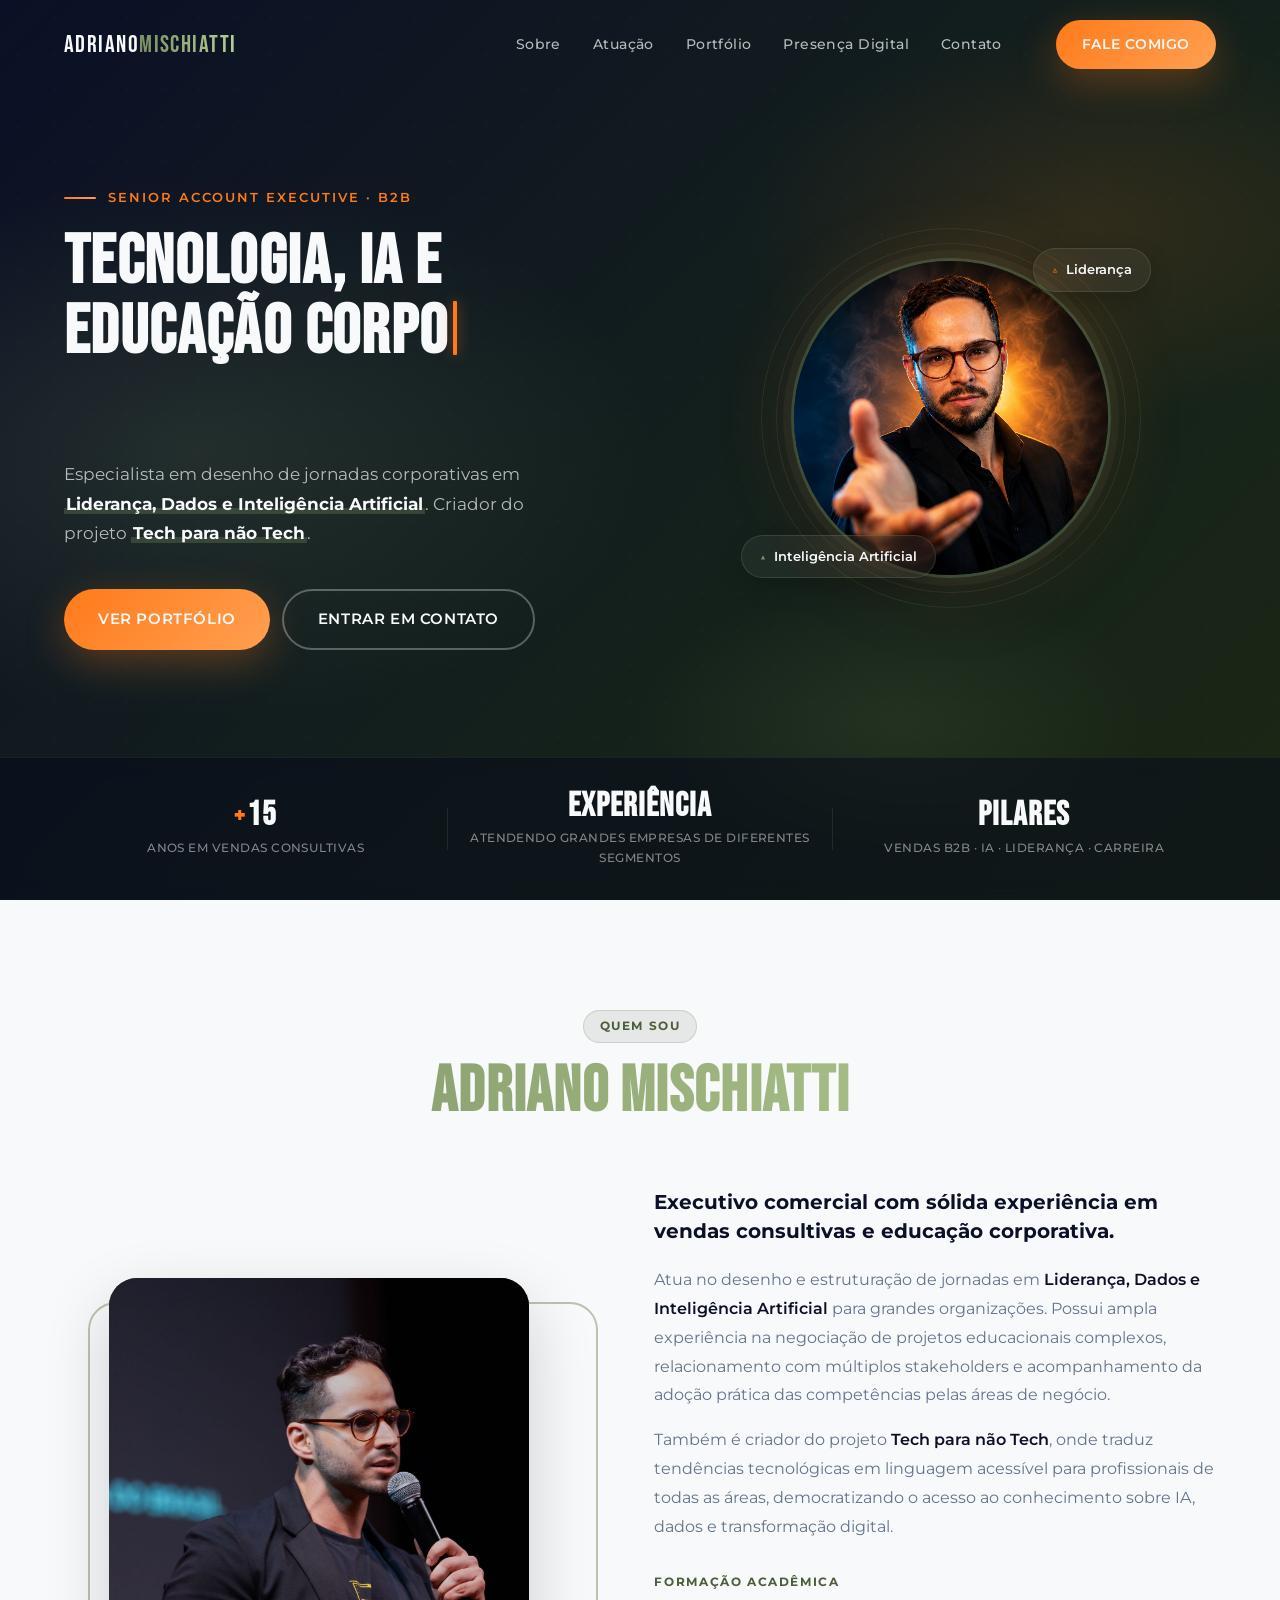
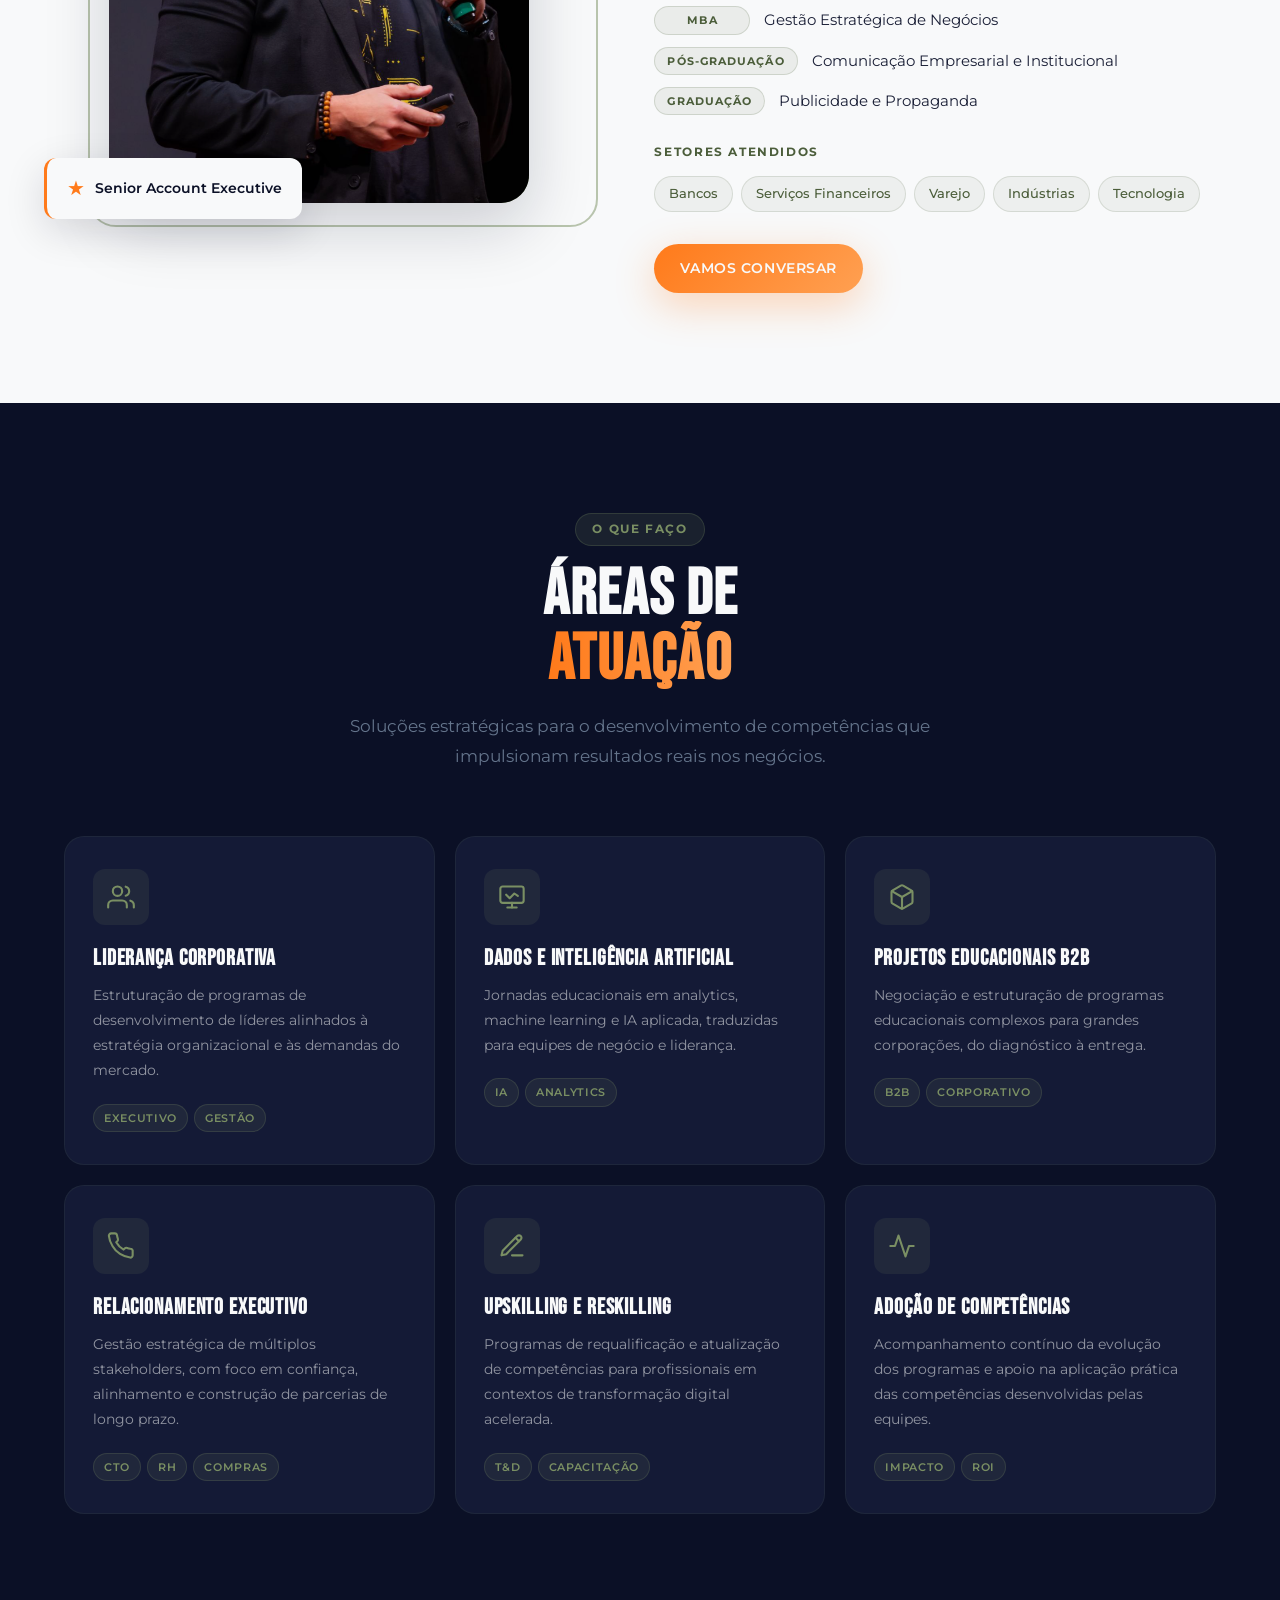
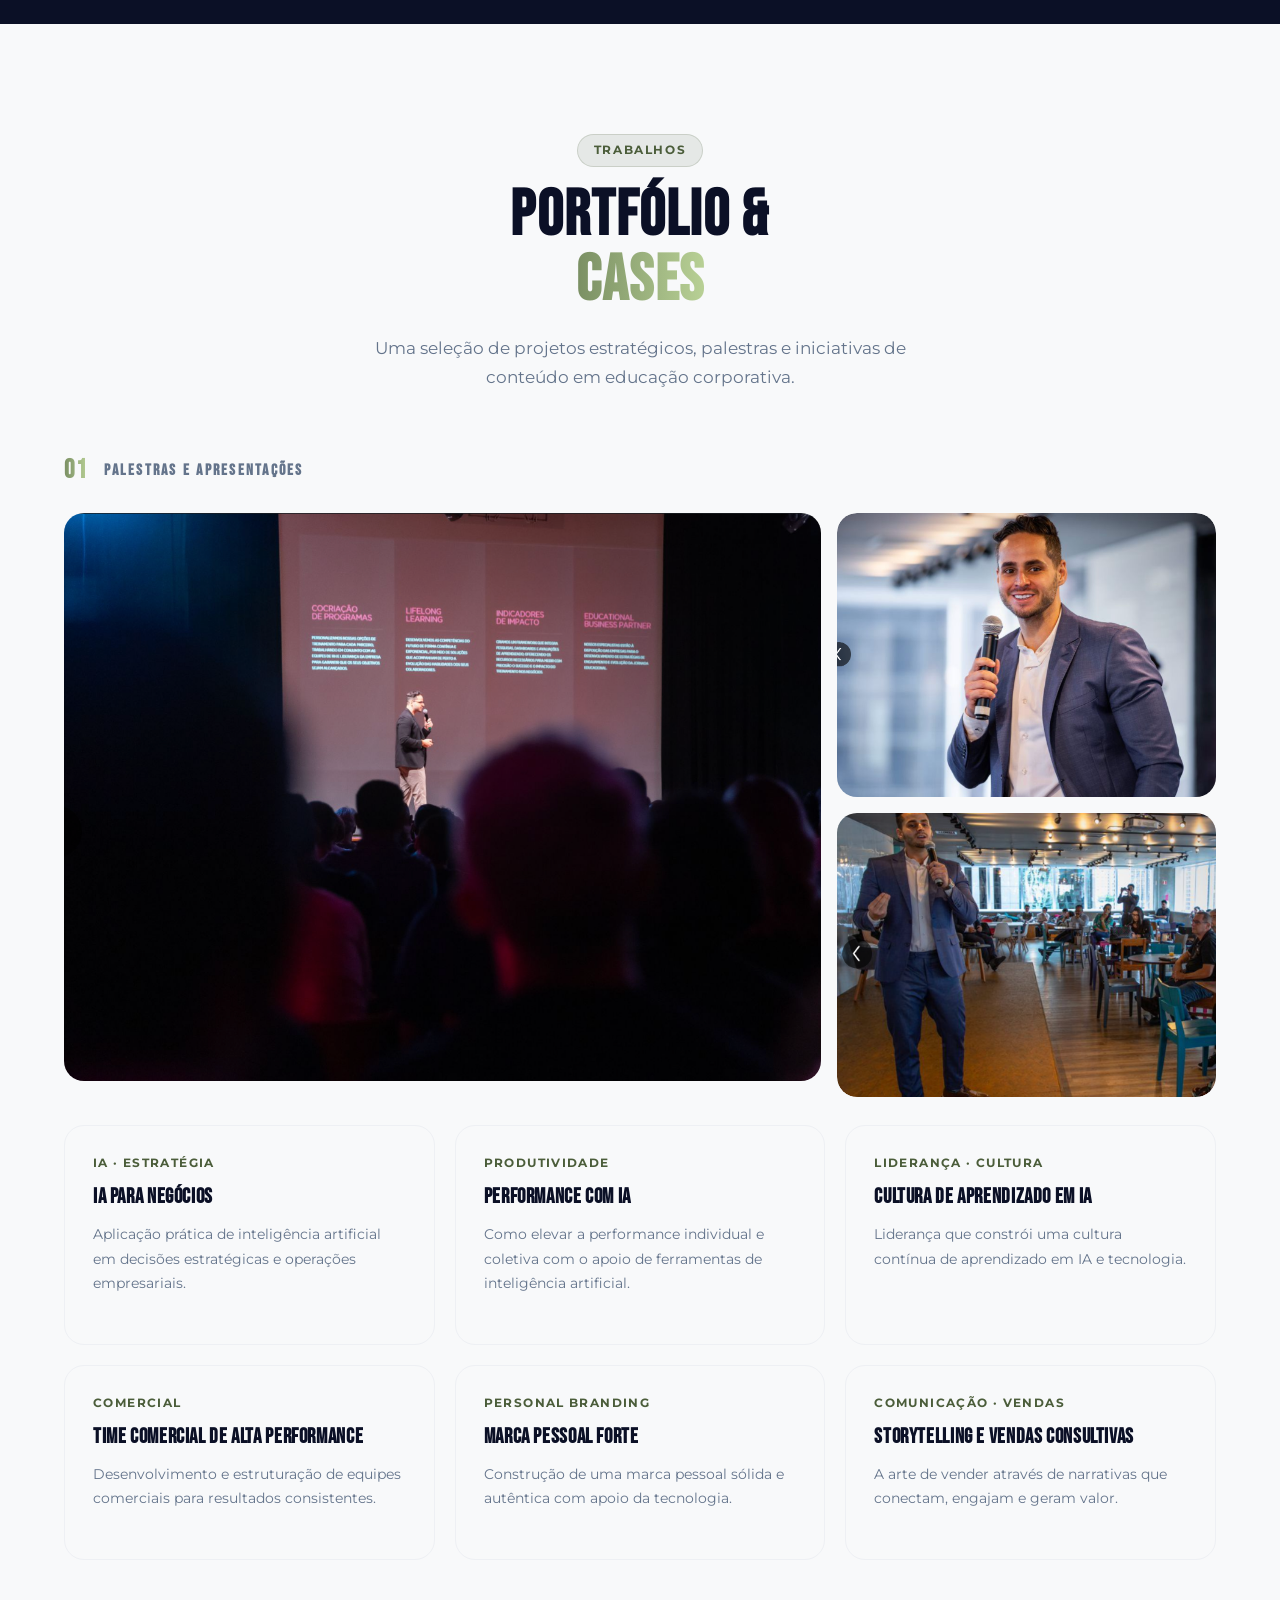
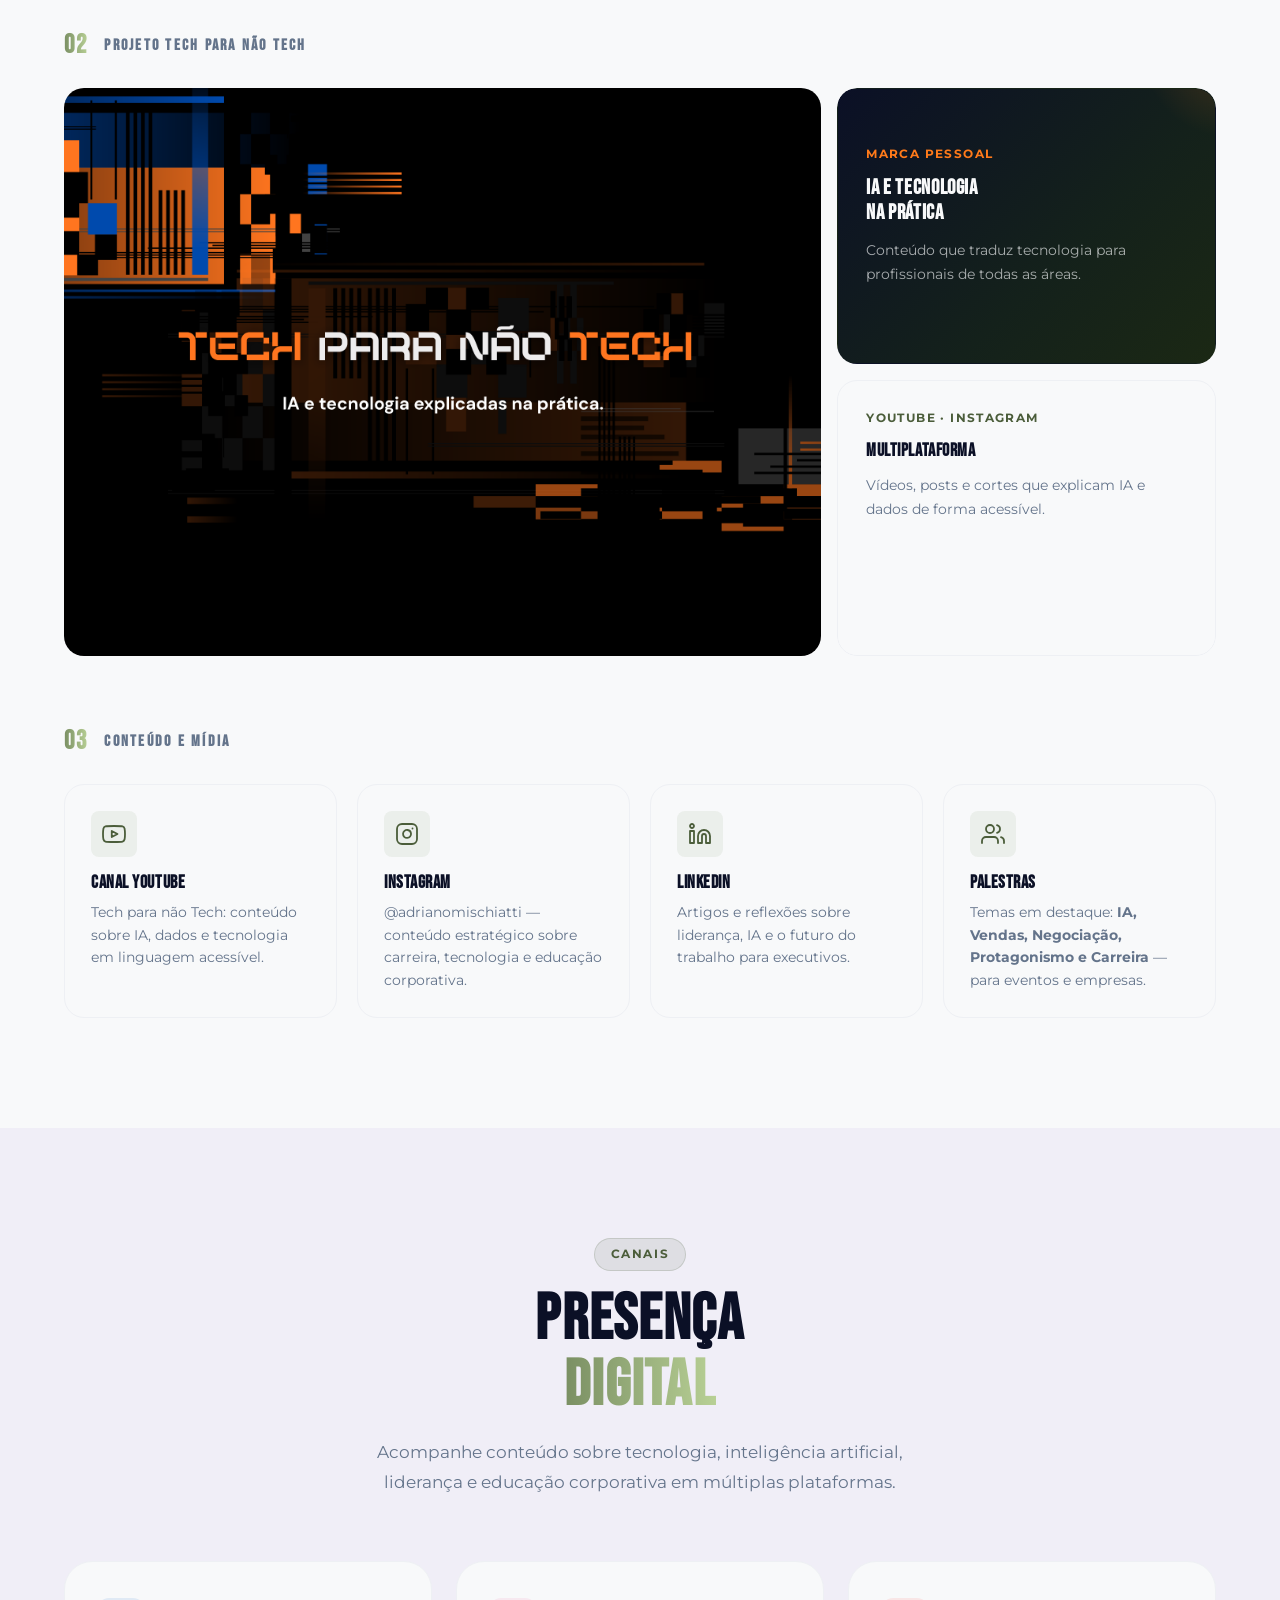
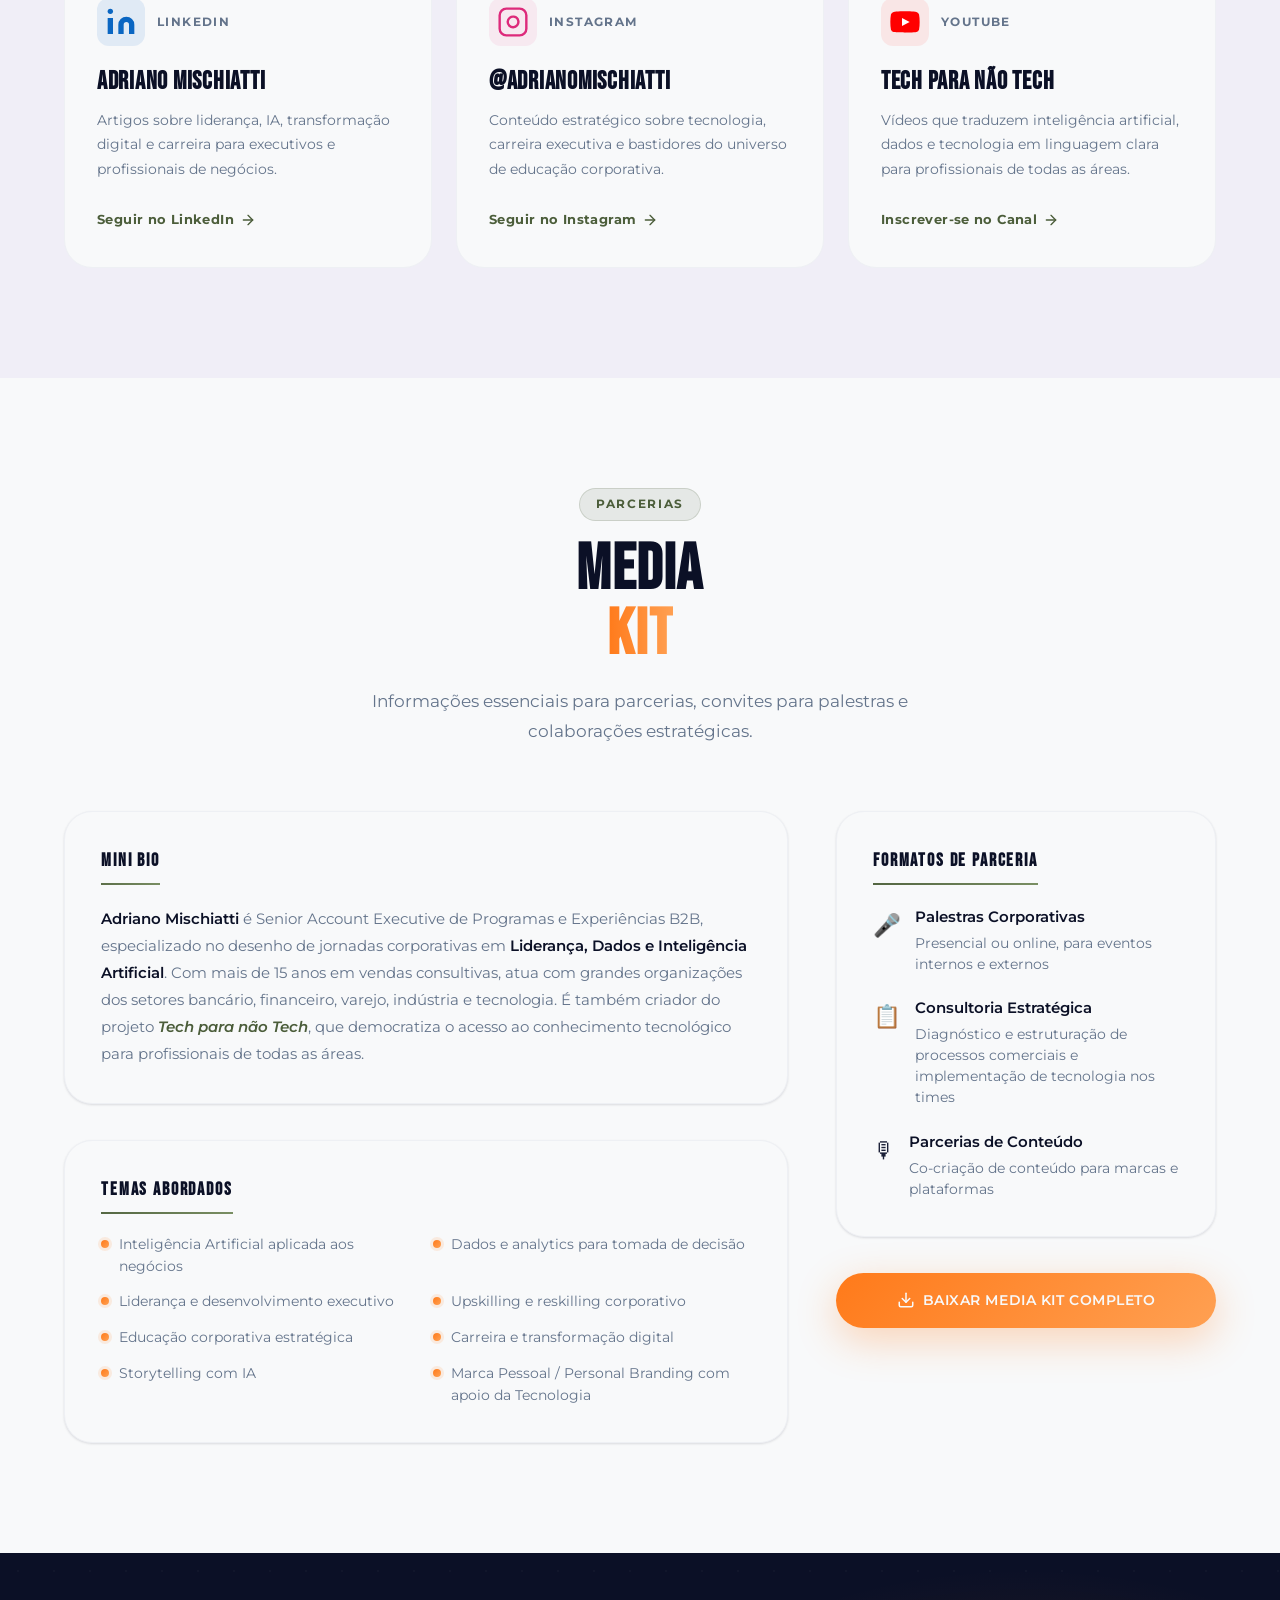
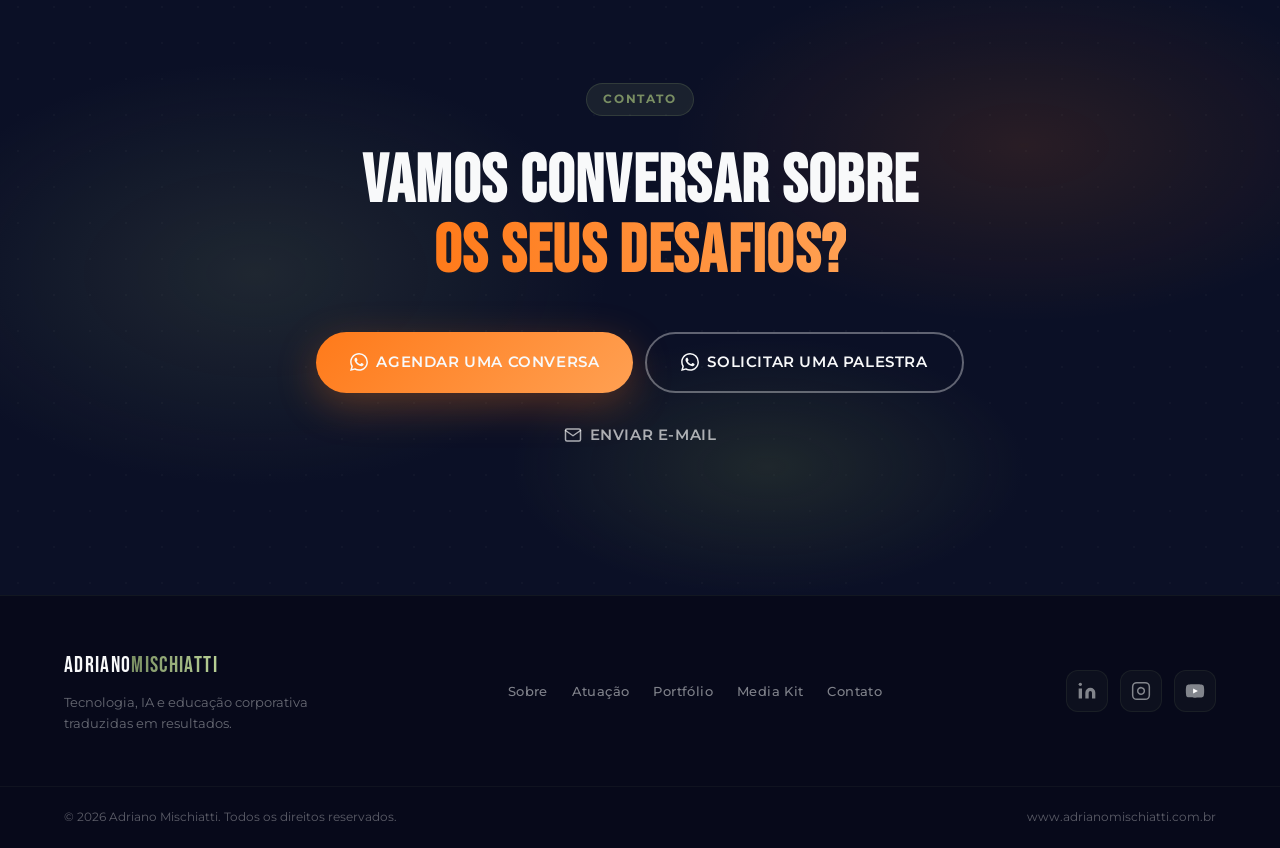
<file: index.html>
<!DOCTYPE html>
<html lang="pt-BR">
<head>
  <meta charset="UTF-8" />
  <meta name="viewport" content="width=device-width, initial-scale=1.0" />
  <title>Adriano Mischiatti | Tecnologia, IA e Educação Corporativa</title>
  <meta name="description" content="Executivo comercial especializado em educação corporativa, liderança, dados e inteligência artificial. Criador do projeto Tech para não Tech." />
  <meta name="author" content="Adriano Mischiatti" />
  <link rel="canonical" href="https://www.adrianomischiatti.com.br" />

  <!-- Open Graph -->
  <meta property="og:type" content="website" />
  <meta property="og:url" content="https://www.adrianomischiatti.com.br" />
  <meta property="og:title" content="Adriano Mischiatti | Tecnologia, IA e Educação Corporativa" />
  <meta property="og:description" content="Executivo comercial especializado em educação corporativa, liderança, dados e inteligência artificial." />
  <meta property="og:image" content="https://www.adrianomischiatti.com.br/assets/images/og-image.jpg" />

  <!-- Twitter Card -->
  <meta name="twitter:card" content="summary_large_image" />
  <meta name="twitter:title" content="Adriano Mischiatti | Tecnologia, IA e Educação Corporativa" />
  <meta name="twitter:description" content="Executivo comercial especializado em educação corporativa, liderança, dados e inteligência artificial." />
  <meta name="twitter:image" content="https://www.adrianomischiatti.com.br/assets/images/og-image.jpg" />

  <!-- Favicon -->
  <link rel="icon" type="image/svg+xml" href="data:image/svg+xml,<svg xmlns='http://www.w3.org/2000/svg' viewBox='0 0 100 100'><rect width='100' height='100' rx='14' fill='%230B1026'/><text y='.9em' font-size='62' x='50%' text-anchor='middle' fill='%23FF7A1A' font-family='sans-serif' font-weight='bold'>A</text></svg>" />

  <!-- Google Fonts -->
  <link rel="preconnect" href="https://fonts.googleapis.com" />
  <link rel="preconnect" href="https://fonts.gstatic.com" crossorigin />
  <link href="https://fonts.googleapis.com/css2?family=Bebas+Neue&family=Montserrat:ital,wght@0,300;0,400;0,500;0,600;0,700;0,800;1,400&display=swap" rel="stylesheet" />

  <link rel="stylesheet" href="style.css" />
</head>
<body>

  <!-- ============================================================
       NAVIGATION
  ============================================================ -->
  <nav class="navbar" id="navbar" role="navigation" aria-label="Navegação principal">
    <div class="container navbar-inner">
      <a href="#hero" class="navbar-logo" aria-label="Adriano Mischiatti – Início">
        Adriano<span>Mischiatti</span>
      </a>

      <button class="navbar-toggle" id="navbarToggle" aria-label="Abrir menu" aria-expanded="false" aria-controls="navbarMenu">
        <span></span><span></span><span></span>
      </button>

      <ul class="navbar-menu" id="navbarMenu" role="list">
        <li><a href="#sobre" class="nav-link">Sobre</a></li>
        <li><a href="#atuacao" class="nav-link">Atuação</a></li>
        <li><a href="#portfolio" class="nav-link">Portfólio</a></li>
        <li><a href="#presenca-digital" class="nav-link">Presença Digital</a></li>
        <li><a href="#contato" class="nav-link">Contato</a></li>
      </ul>

      <a href="#contato" class="btn btn-primary navbar-cta">Fale Comigo</a>
    </div>
  </nav>

  <main>

    <!-- ============================================================
         HERO
    ============================================================ -->
    <section class="hero" id="hero" aria-label="Apresentação principal">
      <div class="hero-bg-pattern" aria-hidden="true"></div>
      <div class="container hero-inner">

        <div class="hero-content fade-in">
          <p class="hero-eyebrow">Senior Account Executive · B2B</p>
          <h1 class="hero-title" data-typewriter aria-label="Tecnologia, IA e educação corporativa traduzidas em resultados.">
            <span class="tw-line">Tecnologia, IA e</span>
            <span class="tw-line">educação corporativa</span>
            <span class="tw-line hero-title-accent">traduzidas em resultados.</span>
            <span class="tw-cursor" aria-hidden="true"></span>
          </h1>
          <p class="hero-subtitle">
            Especialista em desenho de jornadas corporativas em <strong>Liderança, Dados e Inteligência Artificial</strong>. Criador do projeto <strong>Tech para não Tech</strong>.
          </p>
          <div class="hero-actions">
            <a href="#portfolio" class="btn btn-primary btn-lg">Ver Portfólio</a>
            <a href="#contato" class="btn btn-outline btn-lg">Entrar em Contato</a>
          </div>
        </div>

        <div class="hero-visual fade-in fade-in-delay" aria-hidden="true">
          <div class="hero-avatar-frame">
            <div class="hero-avatar">
              <img src="assets/images/adriano-hero.jpg" alt="Adriano Mischiatti" onerror="this.style.display='none';this.parentElement.classList.add('no-image')" />
              <div class="hero-avatar-placeholder" style="display:none">
                <span>AM</span>
              </div>
            </div>
            <div class="hero-avatar-ring hero-avatar-ring-1"></div>
            <div class="hero-avatar-ring hero-avatar-ring-2"></div>
            <div class="hero-badge hero-badge-top">
              <span class="hero-badge-icon">&#9651;</span>
              <span>Liderança</span>
            </div>
            <div class="hero-badge hero-badge-bottom">
              <span class="hero-badge-icon">&#9650;</span>
              <span>Inteligência Artificial</span>
            </div>
          </div>
        </div>

      </div>

      <div class="hero-stats" aria-label="Destaques profissionais">
        <div class="container">
          <div class="hero-stats-grid">
            <div class="hero-stat fade-up">
              <strong class="hero-stat-number"><span class="hero-stat-plus">+</span><span data-count="15">0</span></strong>
              <p class="hero-stat-label">anos em vendas consultivas</p>
            </div>
            <div class="hero-stat-divider" aria-hidden="true"></div>
            <div class="hero-stat fade-up" style="animation-delay:.15s">
              <strong class="hero-stat-number">Experiência</strong>
              <p class="hero-stat-label">atendendo grandes empresas de diferentes segmentos</p>
            </div>
            <div class="hero-stat-divider" aria-hidden="true"></div>
            <div class="hero-stat fade-up" style="animation-delay:.3s">
              <strong class="hero-stat-number">Pilares</strong>
              <p class="hero-stat-label">Vendas B2B · IA · Liderança · Carreira</p>
            </div>
          </div>
        </div>
      </div>
    </section>

    <!-- ============================================================
         SOBRE
    ============================================================ -->
    <section class="section section-light" id="sobre" aria-label="Sobre Adriano Mischiatti">
      <div class="container">
        <div class="section-header reveal">
          <span class="section-tag">Quem sou</span>
          <h2 class="section-title gradient-text-olive">Adriano Mischiatti</h2>
        </div>

        <div class="about-grid">
          <div class="about-image-col reveal">
            <div class="about-image-frame">
              <div class="about-image-wrapper">
                <img src="assets/images/adriano-about.jpg" alt="Adriano Mischiatti durante apresentação" />
              </div>
              <div class="about-image-card" aria-hidden="true">
                <span class="about-image-card-icon">&#9733;</span>
                <span>Senior Account Executive</span>
              </div>
            </div>
          </div>

          <div class="about-content-col reveal reveal-delay">
            <p class="about-lead">
              Executivo comercial com sólida experiência em vendas consultivas e educação corporativa.
            </p>
            <p class="about-text">
              Atua no desenho e estruturação de jornadas em <strong>Liderança, Dados e Inteligência Artificial</strong> para grandes organizações. Possui ampla experiência na negociação de projetos educacionais complexos, relacionamento com múltiplos stakeholders e acompanhamento da adoção prática das competências pelas áreas de negócio.
            </p>
            <p class="about-text">
              Também é criador do projeto <strong>Tech para não Tech</strong>, onde traduz tendências tecnológicas em linguagem acessível para profissionais de todas as áreas, democratizando o acesso ao conhecimento sobre IA, dados e transformação digital.
            </p>

            <div class="about-formation">
              <p class="about-sectors-label">Formação Acadêmica</p>
              <ul class="about-formation-list">
                <li>
                  <span class="formation-degree">MBA</span>
                  <span>Gestão Estratégica de Negócios</span>
                </li>
                <li>
                  <span class="formation-degree">Pós-graduação</span>
                  <span>Comunicação Empresarial e Institucional</span>
                </li>
                <li>
                  <span class="formation-degree">Graduação</span>
                  <span>Publicidade e Propaganda</span>
                </li>
              </ul>
            </div>

            <div class="about-sectors">
              <p class="about-sectors-label">Setores atendidos</p>
              <div class="about-sectors-list">
                <span class="sector-tag">Bancos</span>
                <span class="sector-tag">Serviços Financeiros</span>
                <span class="sector-tag">Varejo</span>
                <span class="sector-tag">Indústrias</span>
                <span class="sector-tag">Tecnologia</span>
              </div>
            </div>

            <a href="#contato" class="btn btn-primary">Vamos conversar</a>
          </div>
        </div>
      </div>
    </section>

    <!-- ============================================================
         ATUAÇÃO
    ============================================================ -->
    <section class="section section-dark" id="atuacao" aria-label="Áreas de atuação">
      <div class="container">
        <div class="section-header section-header-light reveal">
          <span class="section-tag section-tag-light">O que faço</span>
          <h2 class="section-title text-white">Áreas de<br /><span class="gradient-text-orange">Atuação</span></h2>
          <p class="section-description text-muted-light">
            Soluções estratégicas para o desenvolvimento de competências que impulsionam resultados reais nos negócios.
          </p>
        </div>

        <div class="services-grid">

          <article class="service-card reveal" style="--delay:0s">
            <div class="service-card-icon" aria-hidden="true">
              <svg width="28" height="28" viewBox="0 0 24 24" fill="none" stroke="currentColor" stroke-width="1.8" stroke-linecap="round" stroke-linejoin="round"><path d="M17 21v-2a4 4 0 0 0-4-4H5a4 4 0 0 0-4 4v2"/><circle cx="9" cy="7" r="4"/><path d="M23 21v-2a4 4 0 0 0-3-3.87"/><path d="M16 3.13a4 4 0 0 1 0 7.75"/></svg>
            </div>
            <h3 class="service-card-title">Liderança Corporativa</h3>
            <p class="service-card-text">Estruturação de programas de desenvolvimento de líderes alinhados à estratégia organizacional e às demandas do mercado.</p>
            <div class="service-card-footer">
              <span class="service-tag">Executivo</span>
              <span class="service-tag">Gestão</span>
            </div>
          </article>

          <article class="service-card reveal" style="--delay:.1s">
            <div class="service-card-icon" aria-hidden="true">
              <svg width="28" height="28" viewBox="0 0 24 24" fill="none" stroke="currentColor" stroke-width="1.8" stroke-linecap="round" stroke-linejoin="round"><rect x="2" y="3" width="20" height="14" rx="2"/><line x1="8" y1="21" x2="16" y2="21"/><line x1="12" y1="17" x2="12" y2="21"/><polyline points="7 10 10 13 14 9 17 11"/></svg>
            </div>
            <h3 class="service-card-title">Dados e Inteligência Artificial</h3>
            <p class="service-card-text">Jornadas educacionais em analytics, machine learning e IA aplicada, traduzidas para equipes de negócio e liderança.</p>
            <div class="service-card-footer">
              <span class="service-tag">IA</span>
              <span class="service-tag">Analytics</span>
            </div>
          </article>

          <article class="service-card reveal" style="--delay:.2s">
            <div class="service-card-icon" aria-hidden="true">
              <svg width="28" height="28" viewBox="0 0 24 24" fill="none" stroke="currentColor" stroke-width="1.8" stroke-linecap="round" stroke-linejoin="round"><path d="M21 16V8a2 2 0 0 0-1-1.73l-7-4a2 2 0 0 0-2 0l-7 4A2 2 0 0 0 3 8v8a2 2 0 0 0 1 1.73l7 4a2 2 0 0 0 2 0l7-4A2 2 0 0 0 21 16z"/><polyline points="3.27 6.96 12 12.01 20.73 6.96"/><line x1="12" y1="22.08" x2="12" y2="12"/></svg>
            </div>
            <h3 class="service-card-title">Projetos Educacionais B2B</h3>
            <p class="service-card-text">Negociação e estruturação de programas educacionais complexos para grandes corporações, do diagnóstico à entrega.</p>
            <div class="service-card-footer">
              <span class="service-tag">B2B</span>
              <span class="service-tag">Corporativo</span>
            </div>
          </article>

          <article class="service-card reveal" style="--delay:.3s">
            <div class="service-card-icon" aria-hidden="true">
              <svg width="28" height="28" viewBox="0 0 24 24" fill="none" stroke="currentColor" stroke-width="1.8" stroke-linecap="round" stroke-linejoin="round"><path d="M22 16.92v3a2 2 0 0 1-2.18 2 19.79 19.79 0 0 1-8.63-3.07A19.5 19.5 0 0 1 4.69 12 19.79 19.79 0 0 1 1.61 3.41 2 2 0 0 1 3.6 1.21h3a2 2 0 0 1 2 1.72c.127.96.361 1.903.7 2.81a2 2 0 0 1-.45 2.11L7.91 8.79a16 16 0 0 0 6.29 6.29l.95-.95a2 2 0 0 1 2.11-.45c.907.339 1.85.573 2.81.7A2 2 0 0 1 22 16.92z"/></svg>
            </div>
            <h3 class="service-card-title">Relacionamento Executivo</h3>
            <p class="service-card-text">Gestão estratégica de múltiplos stakeholders, com foco em confiança, alinhamento e construção de parcerias de longo prazo.</p>
            <div class="service-card-footer">
              <span class="service-tag">CTO</span>
              <span class="service-tag">RH</span>
              <span class="service-tag">Compras</span>
            </div>
          </article>

          <article class="service-card reveal" style="--delay:.4s">
            <div class="service-card-icon" aria-hidden="true">
              <svg width="28" height="28" viewBox="0 0 24 24" fill="none" stroke="currentColor" stroke-width="1.8" stroke-linecap="round" stroke-linejoin="round"><path d="M12 20h9"/><path d="M16.5 3.5a2.121 2.121 0 0 1 3 3L7 19l-4 1 1-4L16.5 3.5z"/><path d="M15 5l3 3"/></svg>
            </div>
            <h3 class="service-card-title">Upskilling e Reskilling</h3>
            <p class="service-card-text">Programas de requalificação e atualização de competências para profissionais em contextos de transformação digital acelerada.</p>
            <div class="service-card-footer">
              <span class="service-tag">T&D</span>
              <span class="service-tag">Capacitação</span>
            </div>
          </article>

          <article class="service-card reveal" style="--delay:.5s">
            <div class="service-card-icon" aria-hidden="true">
              <svg width="28" height="28" viewBox="0 0 24 24" fill="none" stroke="currentColor" stroke-width="1.8" stroke-linecap="round" stroke-linejoin="round"><polyline points="22 12 18 12 15 21 9 3 6 12 2 12"/></svg>
            </div>
            <h3 class="service-card-title">Adoção de Competências</h3>
            <p class="service-card-text">Acompanhamento contínuo da evolução dos programas e apoio na aplicação prática das competências desenvolvidas pelas equipes.</p>
            <div class="service-card-footer">
              <span class="service-tag">Impacto</span>
              <span class="service-tag">ROI</span>
            </div>
          </article>

        </div>
      </div>
    </section>

    <!-- ============================================================
         PORTFÓLIO
    ============================================================ -->
    <section class="section section-light" id="portfolio" aria-label="Portfólio">
      <div class="container">
        <div class="section-header reveal">
          <span class="section-tag">Trabalhos</span>
          <h2 class="section-title">Portfólio &<br /><span class="gradient-text-olive">Cases</span></h2>
          <p class="section-description">
            Uma seleção de projetos estratégicos, palestras e iniciativas de conteúdo em educação corporativa.
          </p>
        </div>

        <!-- Bloco 1: Palestras e Apresentações (com galeria) -->
        <div class="portfolio-block reveal">
          <h3 class="portfolio-block-title">
            <span class="portfolio-block-number">01</span>
            Palestras e Apresentações
          </h3>

          <div class="portfolio-gallery">
            <div class="portfolio-gallery-main">
              <img src="assets/images/palestra-1.jpg" alt="Adriano Mischiatti palestrando" />
            </div>
            <div class="portfolio-gallery-side">
              <div class="portfolio-gallery-item">
                <img src="assets/images/palestra-2.jpg" alt="Adriano Mischiatti em evento corporativo" />
              </div>
              <div class="portfolio-gallery-item">
                <img src="assets/images/palestra-3.jpg" alt="Adriano Mischiatti no Startup Awards" />
              </div>
            </div>
          </div>

          <div class="portfolio-grid">
            <article class="portfolio-card">
              <div class="portfolio-card-label">IA · Estratégia</div>
              <h4 class="portfolio-card-title">IA para Negócios</h4>
              <p class="portfolio-card-text">Aplicação prática de inteligência artificial em decisões estratégicas e operações empresariais.</p>
            </article>
            <article class="portfolio-card">
              <div class="portfolio-card-label">Produtividade</div>
              <h4 class="portfolio-card-title">Performance com IA</h4>
              <p class="portfolio-card-text">Como elevar a performance individual e coletiva com o apoio de ferramentas de inteligência artificial.</p>
            </article>
            <article class="portfolio-card">
              <div class="portfolio-card-label">Liderança · Cultura</div>
              <h4 class="portfolio-card-title">Cultura de Aprendizado em IA</h4>
              <p class="portfolio-card-text">Liderança que constrói uma cultura contínua de aprendizado em IA e tecnologia.</p>
            </article>
            <article class="portfolio-card">
              <div class="portfolio-card-label">Comercial</div>
              <h4 class="portfolio-card-title">Time Comercial de Alta Performance</h4>
              <p class="portfolio-card-text">Desenvolvimento e estruturação de equipes comerciais para resultados consistentes.</p>
            </article>
            <article class="portfolio-card">
              <div class="portfolio-card-label">Personal Branding</div>
              <h4 class="portfolio-card-title">Marca Pessoal Forte</h4>
              <p class="portfolio-card-text">Construção de uma marca pessoal sólida e autêntica com apoio da tecnologia.</p>
            </article>
            <article class="portfolio-card">
              <div class="portfolio-card-label">Comunicação · Vendas</div>
              <h4 class="portfolio-card-title">Storytelling e Vendas Consultivas</h4>
              <p class="portfolio-card-text">A arte de vender através de narrativas que conectam, engajam e geram valor.</p>
            </article>
          </div>
        </div>

        <!-- Bloco 2: Tech para não Tech -->
        <div class="portfolio-block reveal">
          <h3 class="portfolio-block-title">
            <span class="portfolio-block-number">02</span>
            Projeto Tech para não Tech
          </h3>

          <div class="portfolio-gallery">
            <div class="portfolio-gallery-main">
              <img src="assets/images/tech-para-nao-tech.jpg" alt="Tech para não Tech - IA e tecnologia explicadas na prática" />
            </div>
            <div class="portfolio-gallery-side">
              <article class="portfolio-card portfolio-card-featured" style="margin:0;display:flex;flex-direction:column;justify-content:center">
                <div class="portfolio-card-label">Marca Pessoal</div>
                <h4 class="portfolio-card-title">IA e tecnologia<br />na prática</h4>
                <p class="portfolio-card-text">Conteúdo que traduz tecnologia para profissionais de todas as áreas.</p>
              </article>
              <article class="portfolio-card" style="margin:0">
                <div class="portfolio-card-label">YouTube · Instagram</div>
                <h4 class="portfolio-card-title" style="font-size:1.1rem">Multiplataforma</h4>
                <p class="portfolio-card-text" style="margin-bottom:0">Vídeos, posts e cortes que explicam IA e dados de forma acessível.</p>
              </article>
            </div>
          </div>
        </div>

        <!-- Bloco 3: Conteúdo e Mídia -->
        <div class="portfolio-block reveal">
          <h3 class="portfolio-block-title">
            <span class="portfolio-block-number">03</span>
            Conteúdo e Mídia
          </h3>
          <div class="portfolio-grid portfolio-grid-4">
            <article class="portfolio-media-card">
              <div class="portfolio-media-icon" aria-hidden="true">
                <svg width="24" height="24" viewBox="0 0 24 24" fill="none" stroke="currentColor" stroke-width="1.8" stroke-linecap="round" stroke-linejoin="round"><path d="M22.54 6.42a2.78 2.78 0 0 0-1.95-1.96C18.88 4 12 4 12 4s-6.88 0-8.59.46a2.78 2.78 0 0 0-1.95 1.96A29 29 0 0 0 1 12a29 29 0 0 0 .46 5.58A2.78 2.78 0 0 0 3.41 19.54C5.12 20 12 20 12 20s6.88 0 8.59-.46a2.78 2.78 0 0 0 1.95-1.96A29 29 0 0 0 23 12a29 29 0 0 0-.46-5.58z"/><polygon points="9.75 15.02 15.5 12 9.75 8.98 9.75 15.02"/></svg>
              </div>
              <h4>Canal YouTube</h4>
              <p>Tech para não Tech: conteúdo sobre IA, dados e tecnologia em linguagem acessível.</p>
            </article>
            <article class="portfolio-media-card">
              <div class="portfolio-media-icon" aria-hidden="true">
                <svg width="24" height="24" viewBox="0 0 24 24" fill="none" stroke="currentColor" stroke-width="1.8" stroke-linecap="round" stroke-linejoin="round"><rect x="2" y="2" width="20" height="20" rx="5" ry="5"/><path d="M16 11.37A4 4 0 1 1 12.63 8 4 4 0 0 1 16 11.37z"/><line x1="17.5" y1="6.5" x2="17.51" y2="6.5"/></svg>
              </div>
              <h4>Instagram</h4>
              <p>@adrianomischiatti — conteúdo estratégico sobre carreira, tecnologia e educação corporativa.</p>
            </article>
            <article class="portfolio-media-card">
              <div class="portfolio-media-icon" aria-hidden="true">
                <svg width="24" height="24" viewBox="0 0 24 24" fill="none" stroke="currentColor" stroke-width="1.8" stroke-linecap="round" stroke-linejoin="round"><path d="M16 8a6 6 0 0 1 6 6v7h-4v-7a2 2 0 0 0-2-2 2 2 0 0 0-2 2v7h-4v-7a6 6 0 0 1 6-6z"/><rect x="2" y="9" width="4" height="12"/><circle cx="4" cy="4" r="2"/></svg>
              </div>
              <h4>LinkedIn</h4>
              <p>Artigos e reflexões sobre liderança, IA e o futuro do trabalho para executivos.</p>
            </article>
            <article class="portfolio-media-card">
              <div class="portfolio-media-icon" aria-hidden="true">
                <svg width="24" height="24" viewBox="0 0 24 24" fill="none" stroke="currentColor" stroke-width="1.8" stroke-linecap="round" stroke-linejoin="round"><path d="M17 21v-2a4 4 0 0 0-4-4H5a4 4 0 0 0-4 4v2"/><circle cx="9" cy="7" r="4"/><path d="M23 21v-2a4 4 0 0 0-3-3.87"/><path d="M16 3.13a4 4 0 0 1 0 7.75"/></svg>
              </div>
              <h4>Palestras</h4>
              <p>Temas em destaque: <strong>IA, Vendas, Negociação, Protagonismo e Carreira</strong> — para eventos e empresas.</p>
            </article>
          </div>
        </div>

      </div>
    </section>

    <!-- ============================================================
         PRESENÇA DIGITAL
    ============================================================ -->
    <section class="section section-alt" id="presenca-digital" aria-label="Presença digital">
      <div class="container">
        <div class="section-header reveal">
          <span class="section-tag">Canais</span>
          <h2 class="section-title">Presença<br /><span class="gradient-text-olive">Digital</span></h2>
          <p class="section-description">
            Acompanhe conteúdo sobre tecnologia, inteligência artificial, liderança e educação corporativa em múltiplas plataformas.
          </p>
        </div>

        <div class="social-grid">

          <a href="https://www.linkedin.com/in/adrianomischiatti" target="_blank" rel="noopener noreferrer" class="social-card social-card-linkedin reveal" aria-label="LinkedIn de Adriano Mischiatti">
            <div class="social-card-header">
              <div class="social-card-logo" aria-hidden="true">
                <svg width="32" height="32" viewBox="0 0 24 24" fill="currentColor"><path d="M16 8a6 6 0 0 1 6 6v7h-4v-7a2 2 0 0 0-2-2 2 2 0 0 0-2 2v7h-4v-7a6 6 0 0 1 6-6z"/><rect x="2" y="9" width="4" height="12"/><circle cx="4" cy="4" r="2"/></svg>
              </div>
              <span class="social-card-platform">LinkedIn</span>
            </div>
            <h3 class="social-card-title">Adriano Mischiatti</h3>
            <p class="social-card-description">Artigos sobre liderança, IA, transformação digital e carreira para executivos e profissionais de negócios.</p>
            <div class="social-card-cta">
              Seguir no LinkedIn
              <svg width="16" height="16" viewBox="0 0 24 24" fill="none" stroke="currentColor" stroke-width="2" stroke-linecap="round" stroke-linejoin="round" aria-hidden="true"><line x1="5" y1="12" x2="19" y2="12"/><polyline points="12 5 19 12 12 19"/></svg>
            </div>
          </a>

          <a href="https://www.instagram.com/adrianomischiatti" target="_blank" rel="noopener noreferrer" class="social-card social-card-instagram reveal reveal-delay" aria-label="Instagram de Adriano Mischiatti">
            <div class="social-card-header">
              <div class="social-card-logo" aria-hidden="true">
                <svg width="32" height="32" viewBox="0 0 24 24" fill="none" stroke="currentColor" stroke-width="1.8"><rect x="2" y="2" width="20" height="20" rx="5" ry="5"/><path d="M16 11.37A4 4 0 1 1 12.63 8 4 4 0 0 1 16 11.37z"/><line x1="17.5" y1="6.5" x2="17.51" y2="6.5"/></svg>
              </div>
              <span class="social-card-platform">Instagram</span>
            </div>
            <h3 class="social-card-title">@adrianomischiatti</h3>
            <p class="social-card-description">Conteúdo estratégico sobre tecnologia, carreira executiva e bastidores do universo de educação corporativa.</p>
            <div class="social-card-cta">
              Seguir no Instagram
              <svg width="16" height="16" viewBox="0 0 24 24" fill="none" stroke="currentColor" stroke-width="2" stroke-linecap="round" stroke-linejoin="round" aria-hidden="true"><line x1="5" y1="12" x2="19" y2="12"/><polyline points="12 5 19 12 12 19"/></svg>
            </div>
          </a>

          <a href="https://www.youtube.com/@techparanaotech" target="_blank" rel="noopener noreferrer" class="social-card social-card-youtube reveal reveal-delay-2" aria-label="YouTube Tech para não Tech">
            <div class="social-card-header">
              <div class="social-card-logo" aria-hidden="true">
                <svg width="32" height="32" viewBox="0 0 24 24" fill="currentColor"><path d="M22.54 6.42a2.78 2.78 0 0 0-1.95-1.96C18.88 4 12 4 12 4s-6.88 0-8.59.46a2.78 2.78 0 0 0-1.95 1.96A29 29 0 0 0 1 12a29 29 0 0 0 .46 5.58A2.78 2.78 0 0 0 3.41 19.54C5.12 20 12 20 12 20s6.88 0 8.59-.46a2.78 2.78 0 0 0 1.95-1.96A29 29 0 0 0 23 12a29 29 0 0 0-.46-5.58z"/><polygon points="9.75 15.02 15.5 12 9.75 8.98 9.75 15.02" fill="white"/></svg>
              </div>
              <span class="social-card-platform">YouTube</span>
            </div>
            <h3 class="social-card-title">Tech para não Tech</h3>
            <p class="social-card-description">Vídeos que traduzem inteligência artificial, dados e tecnologia em linguagem clara para profissionais de todas as áreas.</p>
            <div class="social-card-cta">
              Inscrever-se no Canal
              <svg width="16" height="16" viewBox="0 0 24 24" fill="none" stroke="currentColor" stroke-width="2" stroke-linecap="round" stroke-linejoin="round" aria-hidden="true"><line x1="5" y1="12" x2="19" y2="12"/><polyline points="12 5 19 12 12 19"/></svg>
            </div>
          </a>

        </div>
      </div>
    </section>

    <!-- ============================================================
         MEDIA KIT
    ============================================================ -->
    <section class="section section-light" id="media-kit" aria-label="Media Kit">
      <div class="container">
        <div class="section-header reveal">
          <span class="section-tag">Parcerias</span>
          <h2 class="section-title">Media<br /><span class="gradient-text-orange">Kit</span></h2>
          <p class="section-description">
            Informações essenciais para parcerias, convites para palestras e colaborações estratégicas.
          </p>
        </div>

        <div class="mediakit-grid">

          <div class="mediakit-main reveal">

            <div class="mediakit-bio">
              <h3 class="mediakit-section-title">Mini Bio</h3>
              <p class="mediakit-bio-text">
                <strong>Adriano Mischiatti</strong> é Senior Account Executive de Programas e Experiências B2B, especializado no desenho de jornadas corporativas em <strong>Liderança, Dados e Inteligência Artificial</strong>. Com mais de 15 anos em vendas consultivas, atua com grandes organizações dos setores bancário, financeiro, varejo, indústria e tecnologia. É também criador do projeto <em>Tech para não Tech</em>, que democratiza o acesso ao conhecimento tecnológico para profissionais de todas as áreas.
              </p>
            </div>

            <div class="mediakit-themes">
              <h3 class="mediakit-section-title">Temas Abordados</h3>
              <div class="mediakit-themes-grid">
                <div class="mediakit-theme-item">
                  <div class="mediakit-theme-dot" aria-hidden="true"></div>
                  <span>Inteligência Artificial aplicada aos negócios</span>
                </div>
                <div class="mediakit-theme-item">
                  <div class="mediakit-theme-dot" aria-hidden="true"></div>
                  <span>Dados e analytics para tomada de decisão</span>
                </div>
                <div class="mediakit-theme-item">
                  <div class="mediakit-theme-dot" aria-hidden="true"></div>
                  <span>Liderança e desenvolvimento executivo</span>
                </div>
                <div class="mediakit-theme-item">
                  <div class="mediakit-theme-dot" aria-hidden="true"></div>
                  <span>Upskilling e reskilling corporativo</span>
                </div>
                <div class="mediakit-theme-item">
                  <div class="mediakit-theme-dot" aria-hidden="true"></div>
                  <span>Educação corporativa estratégica</span>
                </div>
                <div class="mediakit-theme-item">
                  <div class="mediakit-theme-dot" aria-hidden="true"></div>
                  <span>Carreira e transformação digital</span>
                </div>
                <div class="mediakit-theme-item">
                  <div class="mediakit-theme-dot" aria-hidden="true"></div>
                  <span>Storytelling com IA</span>
                </div>
                <div class="mediakit-theme-item">
                  <div class="mediakit-theme-dot" aria-hidden="true"></div>
                  <span>Marca Pessoal / Personal Branding com apoio da Tecnologia</span>
                </div>
              </div>
            </div>

          </div>

          <div class="mediakit-sidebar reveal reveal-delay">

            <div class="mediakit-formats">
              <h3 class="mediakit-section-title">Formatos de Parceria</h3>
              <ul class="mediakit-formats-list">
                <li class="mediakit-format-item">
                  <div class="mediakit-format-icon" aria-hidden="true">&#127908;</div>
                  <div>
                    <strong>Palestras Corporativas</strong>
                    <p>Presencial ou online, para eventos internos e externos</p>
                  </div>
                </li>
                <li class="mediakit-format-item">
                  <div class="mediakit-format-icon" aria-hidden="true">&#128203;</div>
                  <div>
                    <strong>Consultoria Estratégica</strong>
                    <p>Diagnóstico e estruturação de processos comerciais e implementação de tecnologia nos times</p>
                  </div>
                </li>
                <li class="mediakit-format-item">
                  <div class="mediakit-format-icon" aria-hidden="true">&#127897;</div>
                  <div>
                    <strong>Parcerias de Conteúdo</strong>
                    <p>Co-criação de conteúdo para marcas e plataformas</p>
                  </div>
                </li>
              </ul>
            </div>

            <a href="#" class="btn btn-primary mediakit-download" download aria-label="Baixar Media Kit completo em PDF">
              <svg width="18" height="18" viewBox="0 0 24 24" fill="none" stroke="currentColor" stroke-width="2" stroke-linecap="round" stroke-linejoin="round" aria-hidden="true"><path d="M21 15v4a2 2 0 0 1-2 2H5a2 2 0 0 1-2-2v-4"/><polyline points="7 10 12 15 17 10"/><line x1="12" y1="15" x2="12" y2="3"/></svg>
              Baixar Media Kit completo
            </a>
          </div>

        </div>
      </div>
    </section>

    <!-- ============================================================
         CTA FINAL / CONTATO
    ============================================================ -->
    <section class="section cta-section" id="contato" aria-label="Entre em contato">
      <div class="cta-bg" aria-hidden="true"></div>
      <div class="container cta-inner">
        <div class="cta-content reveal">
          <span class="section-tag section-tag-light">Contato</span>
          <h2 class="cta-title">Vamos conversar sobre<br /><span class="gradient-text-orange">os seus desafios?</span></h2>
          <div class="cta-actions">
            <a href="https://wa.me/5511941799207?text=Ol%C3%A1%20Adriano%2C%20gostaria%20de%20agendar%20uma%20conversa." target="_blank" rel="noopener noreferrer" class="btn btn-primary btn-lg" aria-label="Agendar conversa pelo WhatsApp">
              <svg width="18" height="18" viewBox="0 0 24 24" fill="currentColor" aria-hidden="true"><path d="M17.472 14.382c-.297-.149-1.758-.867-2.03-.967-.273-.099-.471-.148-.67.15-.197.297-.767.966-.94 1.164-.173.199-.347.223-.644.075-.297-.15-1.255-.463-2.39-1.475-.883-.788-1.48-1.761-1.653-2.059-.173-.297-.018-.458.13-.606.134-.133.298-.347.446-.52.149-.174.198-.298.298-.497.099-.198.05-.371-.025-.52-.075-.149-.669-1.612-.916-2.207-.242-.579-.487-.5-.669-.51-.173-.008-.371-.01-.57-.01-.198 0-.52.074-.792.372-.272.297-1.04 1.016-1.04 2.479 0 1.462 1.065 2.875 1.213 3.074.149.198 2.096 3.2 5.077 4.487.709.306 1.262.489 1.694.625.712.227 1.36.195 1.871.118.571-.085 1.758-.719 2.006-1.413.248-.694.248-1.289.173-1.413-.074-.124-.272-.198-.57-.347m-5.421 7.403h-.004a9.87 9.87 0 01-5.031-1.378l-.361-.214-3.741.982.998-3.648-.235-.374a9.86 9.86 0 01-1.51-5.26c.001-5.45 4.436-9.884 9.888-9.884 2.64 0 5.122 1.03 6.988 2.898a9.825 9.825 0 012.893 6.994c-.003 5.45-4.437 9.884-9.885 9.884m8.413-18.297A11.815 11.815 0 0012.05 0C5.495 0 .16 5.335.157 11.892c0 2.096.547 4.142 1.588 5.945L.057 24l6.305-1.654a11.882 11.882 0 005.683 1.448h.005c6.554 0 11.89-5.335 11.893-11.893a11.821 11.821 0 00-3.48-8.413z"/></svg>
              Agendar uma conversa
            </a>
            <a href="https://wa.me/5511941799207?text=Ol%C3%A1%20Adriano%2C%20gostaria%20de%20solicitar%20uma%20palestra." target="_blank" rel="noopener noreferrer" class="btn btn-outline-light btn-lg" aria-label="Solicitar palestra pelo WhatsApp">
              <svg width="18" height="18" viewBox="0 0 24 24" fill="currentColor" aria-hidden="true"><path d="M17.472 14.382c-.297-.149-1.758-.867-2.03-.967-.273-.099-.471-.148-.67.15-.197.297-.767.966-.94 1.164-.173.199-.347.223-.644.075-.297-.15-1.255-.463-2.39-1.475-.883-.788-1.48-1.761-1.653-2.059-.173-.297-.018-.458.13-.606.134-.133.298-.347.446-.52.149-.174.198-.298.298-.497.099-.198.05-.371-.025-.52-.075-.149-.669-1.612-.916-2.207-.242-.579-.487-.5-.669-.51-.173-.008-.371-.01-.57-.01-.198 0-.52.074-.792.372-.272.297-1.04 1.016-1.04 2.479 0 1.462 1.065 2.875 1.213 3.074.149.198 2.096 3.2 5.077 4.487.709.306 1.262.489 1.694.625.712.227 1.36.195 1.871.118.571-.085 1.758-.719 2.006-1.413.248-.694.248-1.289.173-1.413-.074-.124-.272-.198-.57-.347m-5.421 7.403h-.004a9.87 9.87 0 01-5.031-1.378l-.361-.214-3.741.982.998-3.648-.235-.374a9.86 9.86 0 01-1.51-5.26c.001-5.45 4.436-9.884 9.888-9.884 2.64 0 5.122 1.03 6.988 2.898a9.825 9.825 0 012.893 6.994c-.003 5.45-4.437 9.884-9.885 9.884m8.413-18.297A11.815 11.815 0 0012.05 0C5.495 0 .16 5.335.157 11.892c0 2.096.547 4.142 1.588 5.945L.057 24l6.305-1.654a11.882 11.882 0 005.683 1.448h.005c6.554 0 11.89-5.335 11.893-11.893a11.821 11.821 0 00-3.48-8.413z"/></svg>
              Solicitar uma palestra
            </a>
            <a href="mailto:adriano.amc23@gmail.com" class="btn btn-ghost-light btn-lg">
              <svg width="18" height="18" viewBox="0 0 24 24" fill="none" stroke="currentColor" stroke-width="2" stroke-linecap="round" stroke-linejoin="round" aria-hidden="true"><path d="M4 4h16c1.1 0 2 .9 2 2v12c0 1.1-.9 2-2 2H4c-1.1 0-2-.9-2-2V6c0-1.1.9-2 2-2z"/><polyline points="22,6 12,13 2,6"/></svg>
              Enviar e-mail
            </a>
          </div>
        </div>
      </div>
    </section>

  </main>

  <!-- ============================================================
       FOOTER
  ============================================================ -->
  <footer class="footer" role="contentinfo">
    <div class="container footer-inner">
      <div class="footer-brand">
        <a href="#hero" class="footer-logo" aria-label="Adriano Mischiatti – Voltar ao início">
          Adriano<span>Mischiatti</span>
        </a>
        <p class="footer-tagline">Tecnologia, IA e educação corporativa traduzidas em resultados.</p>
      </div>

      <nav class="footer-nav" aria-label="Links de rodapé">
        <a href="#sobre">Sobre</a>
        <a href="#atuacao">Atuação</a>
        <a href="#portfolio">Portfólio</a>
        <a href="#media-kit">Media Kit</a>
        <a href="#contato">Contato</a>
      </nav>

      <div class="footer-social" aria-label="Redes sociais">
        <a href="https://www.linkedin.com/in/adrianomischiatti" target="_blank" rel="noopener noreferrer" aria-label="LinkedIn">
          <svg width="20" height="20" viewBox="0 0 24 24" fill="currentColor" aria-hidden="true"><path d="M16 8a6 6 0 0 1 6 6v7h-4v-7a2 2 0 0 0-2-2 2 2 0 0 0-2 2v7h-4v-7a6 6 0 0 1 6-6z"/><rect x="2" y="9" width="4" height="12"/><circle cx="4" cy="4" r="2"/></svg>
        </a>
        <a href="https://www.instagram.com/adrianomischiatti" target="_blank" rel="noopener noreferrer" aria-label="Instagram">
          <svg width="20" height="20" viewBox="0 0 24 24" fill="none" stroke="currentColor" stroke-width="1.8" aria-hidden="true"><rect x="2" y="2" width="20" height="20" rx="5" ry="5"/><path d="M16 11.37A4 4 0 1 1 12.63 8 4 4 0 0 1 16 11.37z"/><line x1="17.5" y1="6.5" x2="17.51" y2="6.5"/></svg>
        </a>
        <a href="https://www.youtube.com/@techparanaotech" target="_blank" rel="noopener noreferrer" aria-label="YouTube – Tech para não Tech">
          <svg width="20" height="20" viewBox="0 0 24 24" fill="currentColor" aria-hidden="true"><path d="M22.54 6.42a2.78 2.78 0 0 0-1.95-1.96C18.88 4 12 4 12 4s-6.88 0-8.59.46a2.78 2.78 0 0 0-1.95 1.96A29 29 0 0 0 1 12a29 29 0 0 0 .46 5.58A2.78 2.78 0 0 0 3.41 19.54C5.12 20 12 20 12 20s6.88 0 8.59-.46a2.78 2.78 0 0 0 1.95-1.96A29 29 0 0 0 23 12a29 29 0 0 0-.46-5.58z"/><polygon points="9.75 15.02 15.5 12 9.75 8.98 9.75 15.02" fill="white"/></svg>
        </a>
      </div>
    </div>

    <div class="footer-bottom">
      <div class="container">
        <p>&copy; <span id="currentYear"></span> Adriano Mischiatti. Todos os direitos reservados.</p>
        <p>
          <a href="https://www.adrianomischiatti.com.br" aria-label="www.adrianomischiatti.com.br">www.adrianomischiatti.com.br</a>
        </p>
      </div>
    </div>
  </footer>

  <script src="script.js"></script>
</body>
</html>
</file>
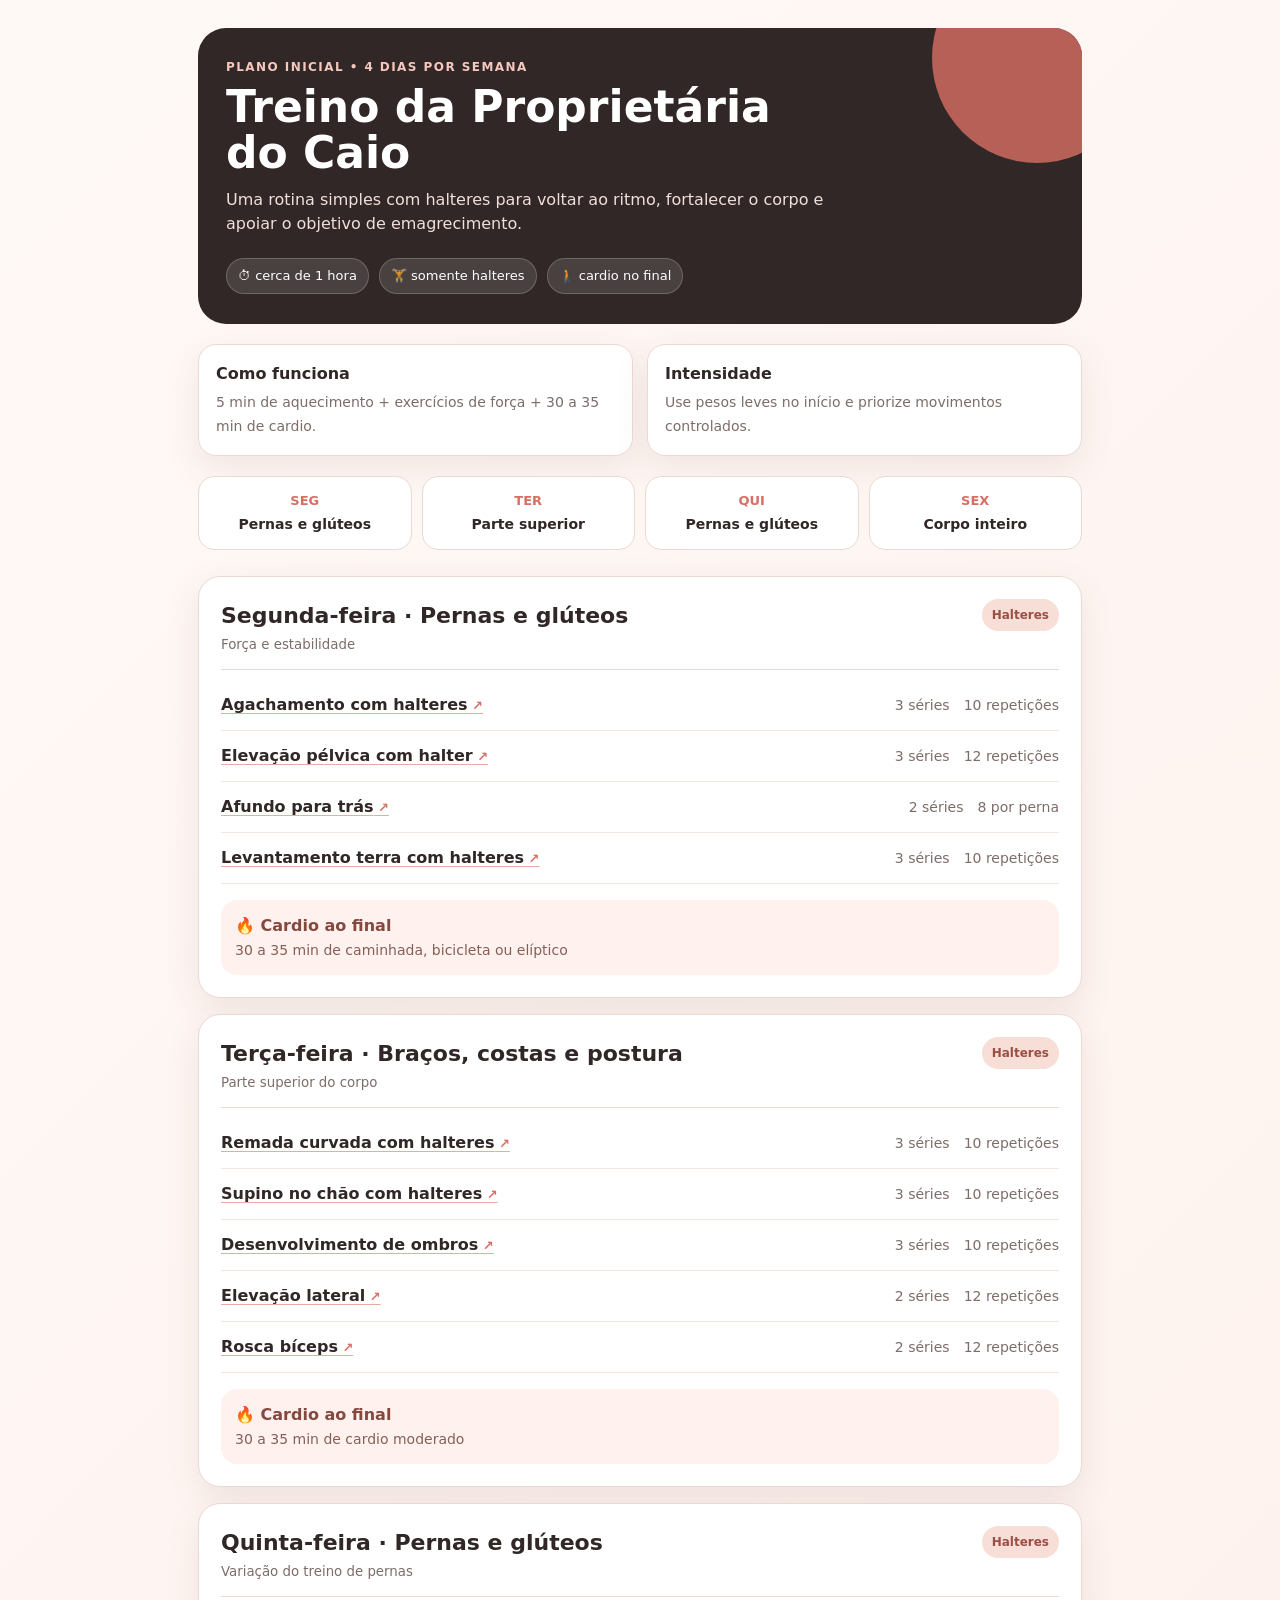
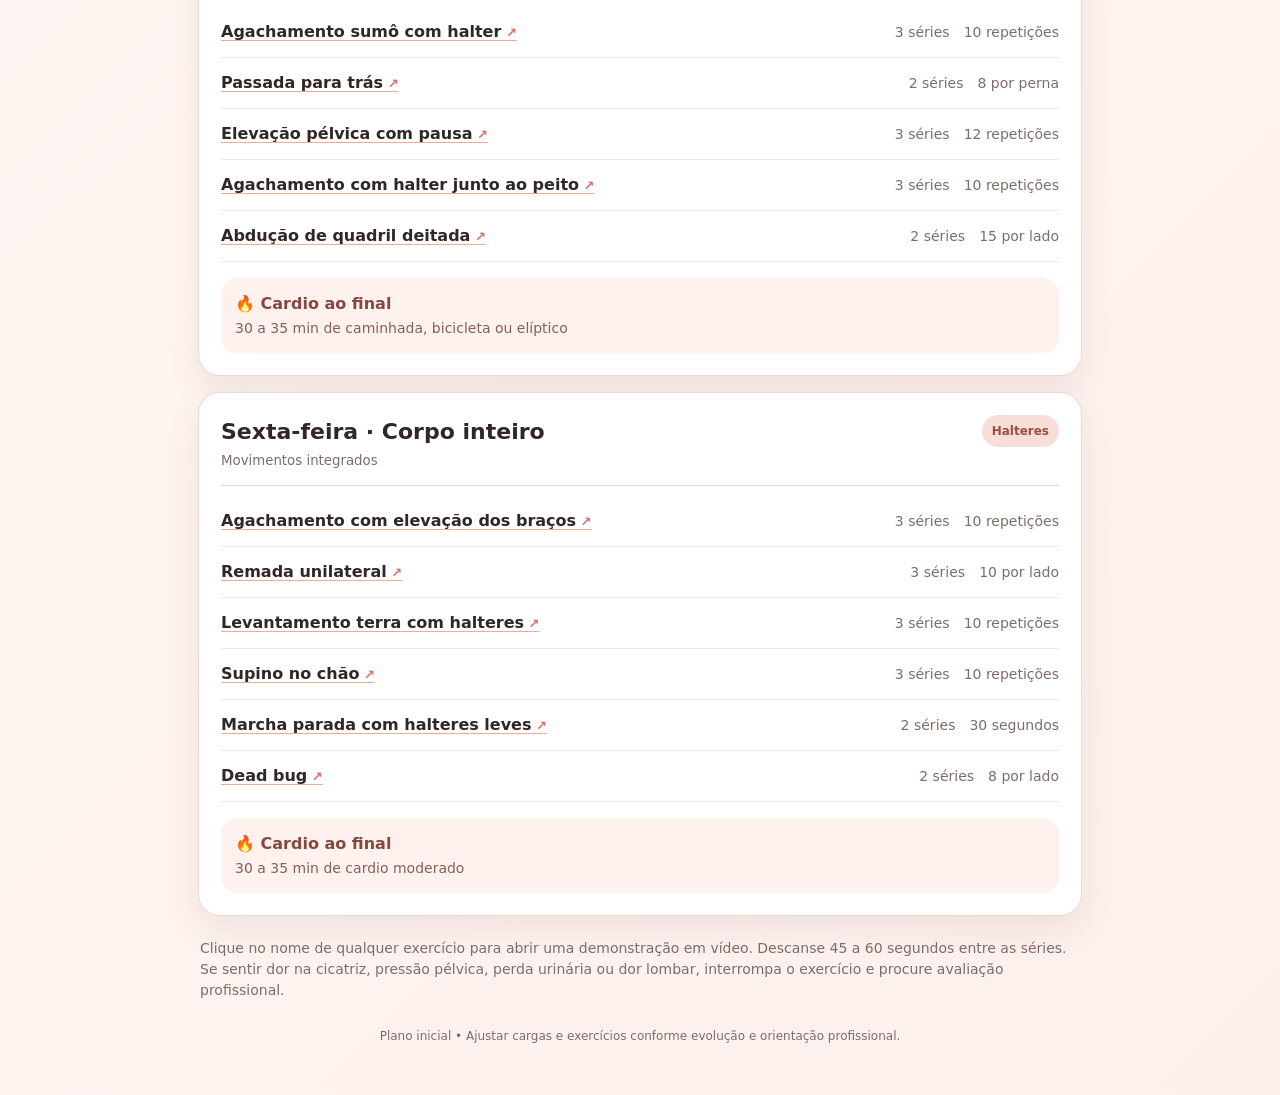
<file: planilha-treino.html>
<!doctype html>
<html lang="pt-BR">
<head>
  <meta charset="utf-8">
  <meta name="viewport" content="width=device-width, initial-scale=1">
  <title>Treino da Proprietária do Caio</title>
  <style>
    :root{--bg:#fff9f6;--ink:#302726;--muted:#7d6d69;--accent:#d86f63;--accent2:#f7ded7;--line:#ead9d4;--card:#fff;--shadow:0 12px 35px rgba(105,65,57,.10)}
    *{box-sizing:border-box} body{margin:0;background:linear-gradient(135deg,#fff9f6,#fdf0ec);color:var(--ink);font:16px/1.5 Inter,system-ui,-apple-system,BlinkMacSystemFont,"Segoe UI",sans-serif}
    .wrap{max-width:920px;margin:0 auto;padding:28px 18px 50px}.hero{background:var(--ink);color:#fff;border-radius:28px;padding:30px 28px;position:relative;overflow:hidden}.hero:after{content:"";position:absolute;width:210px;height:210px;border-radius:50%;right:-60px;top:-75px;background:var(--accent);opacity:.8}.eyebrow{text-transform:uppercase;letter-spacing:.12em;font-size:12px;color:#f6c8bd;font-weight:700}.hero h1{font-size:clamp(28px,5vw,44px);line-height:1.05;margin:8px 0 12px;max-width:620px;position:relative;z-index:1}.hero p{margin:0;color:#f2dfda;max-width:620px;position:relative;z-index:1}.meta{display:flex;flex-wrap:wrap;gap:10px;margin-top:22px;position:relative;z-index:1}.pill{background:rgba(255,255,255,.12);border:1px solid rgba(255,255,255,.2);padding:7px 11px;border-radius:999px;font-size:13px}
    .intro{display:grid;grid-template-columns:1fr 1fr;gap:14px;margin:20px 0}.info{background:var(--card);border:1px solid var(--line);border-radius:18px;padding:17px;box-shadow:var(--shadow)}.info strong{display:block;margin-bottom:4px}.info span{color:var(--muted);font-size:14px}
    .week{display:grid;grid-template-columns:repeat(4,1fr);gap:10px;margin:18px 0 26px}.day{background:var(--card);border:1px solid var(--line);border-radius:16px;padding:14px;text-align:center}.day b{display:block;color:var(--accent);font-size:13px}.day span{display:block;margin-top:4px;font-weight:700;font-size:14px}
    .workout{background:var(--card);border:1px solid var(--line);border-radius:22px;padding:22px;margin:16px 0;box-shadow:var(--shadow)}.workout-head{display:flex;justify-content:space-between;gap:12px;align-items:flex-start;border-bottom:1px solid var(--line);padding-bottom:14px;margin-bottom:10px}.workout h2{font-size:22px;margin:0}.workout small{display:block;color:var(--muted);margin-top:3px}.badge{background:var(--accent2);color:#9b4f45;border-radius:999px;padding:7px 10px;font-size:12px;font-weight:700;white-space:nowrap}.exercise{display:grid;grid-template-columns:1fr auto auto;gap:14px;align-items:center;padding:13px 0;border-bottom:1px solid #f1e7e3}.exercise:last-child{border-bottom:0}.exercise a{color:var(--ink);font-weight:700;text-decoration:underline;text-decoration-color:#e9aaa0;text-underline-offset:3px}.exercise a:after{content:" ↗";color:var(--accent);font-size:13px}.sets,.reps{color:var(--muted);font-size:14px;white-space:nowrap}.cardio{margin-top:16px;background:#fff2ee;border-radius:16px;padding:14px;color:#85483f;font-weight:700}.cardio span{font-weight:400;color:#855f59;font-size:14px;display:block;margin-top:2px}.note{color:var(--muted);font-size:14px;margin:22px 2px}.footer{font-size:12px;color:var(--muted);text-align:center;margin-top:26px}
    @media(max-width:650px){.intro,.week{grid-template-columns:1fr 1fr}.workout{padding:18px}.workout-head{display:block}.badge{display:inline-block;margin-top:12px}.exercise{grid-template-columns:1fr auto;gap:8px}.exercise .reps{grid-column:2;grid-row:1}.sets{grid-column:2;grid-row:2}.exercise a{grid-row:1 / span 2}.hero{padding:25px 21px}}
  </style>
</head>
<body>
  <main class="wrap">
    <section class="hero">
      <div class="eyebrow">Plano inicial • 4 dias por semana</div>
      <h1>Treino da Proprietária do Caio</h1>
      <p>Uma rotina simples com halteres para voltar ao ritmo, fortalecer o corpo e apoiar o objetivo de emagrecimento.</p>
      <div class="meta"><span class="pill">⏱ cerca de 1 hora</span><span class="pill">🏋️ somente halteres</span><span class="pill">🚶 cardio no final</span></div>
    </section>

    <section class="intro">
      <div class="info"><strong>Como funciona</strong><span>5 min de aquecimento + exercícios de força + 30 a 35 min de cardio.</span></div>
      <div class="info"><strong>Intensidade</strong><span>Use pesos leves no início e priorize movimentos controlados.</span></div>
    </section>

    <section class="week" aria-label="Organização semanal">
      <div class="day"><b>SEG</b><span>Pernas e glúteos</span></div><div class="day"><b>TER</b><span>Parte superior</span></div><div class="day"><b>QUI</b><span>Pernas e glúteos</span></div><div class="day"><b>SEX</b><span>Corpo inteiro</span></div>
    </section>

    <div id="workouts"></div>
    <p class="note">Clique no nome de qualquer exercício para abrir uma demonstração em vídeo. Descanse 45 a 60 segundos entre as séries. Se sentir dor na cicatriz, pressão pélvica, perda urinária ou dor lombar, interrompa o exercício e procure avaliação profissional.</p>
    <div class="footer">Plano inicial • Ajustar cargas e exercícios conforme evolução e orientação profissional.</div>
  </main>
  <script>
    const workouts = [
      {day:'Segunda-feira', title:'Pernas e glúteos', focus:'Força e estabilidade', items:[['Agachamento com halteres',3,'10 repetições'],['Elevação pélvica com halter',3,'12 repetições'],['Afundo para trás',2,'8 por perna'],['Levantamento terra com halteres',3,'10 repetições']], cardio:'30 a 35 min de caminhada, bicicleta ou elíptico'},
      {day:'Terça-feira', title:'Braços, costas e postura', focus:'Parte superior do corpo', items:[['Remada curvada com halteres',3,'10 repetições'],['Supino no chão com halteres',3,'10 repetições'],['Desenvolvimento de ombros',3,'10 repetições'],['Elevação lateral',2,'12 repetições'],['Rosca bíceps',2,'12 repetições']], cardio:'30 a 35 min de cardio moderado'},
      {day:'Quinta-feira', title:'Pernas e glúteos', focus:'Variação do treino de pernas', items:[['Agachamento sumô com halter',3,'10 repetições'],['Passada para trás',2,'8 por perna'],['Elevação pélvica com pausa',3,'12 repetições'],['Agachamento com halter junto ao peito',3,'10 repetições'],['Abdução de quadril deitada',2,'15 por lado']], cardio:'30 a 35 min de caminhada, bicicleta ou elíptico'},
      {day:'Sexta-feira', title:'Corpo inteiro', focus:'Movimentos integrados', items:[['Agachamento com elevação dos braços',3,'10 repetições'],['Remada unilateral',3,'10 por lado'],['Levantamento terra com halteres',3,'10 repetições'],['Supino no chão',3,'10 repetições'],['Marcha parada com halteres leves',2,'30 segundos'],['Dead bug',2,'8 por lado']], cardio:'30 a 35 min de cardio moderado'}
    ];
    const root = document.querySelector('#workouts');
    const searchUrl = name => 'https://www.youtube.com/results?search_query=' + encodeURIComponent(name + ' execução correta');
    root.innerHTML = workouts.map(w => `<section class="workout"><div class="workout-head"><div><h2>${w.day} · ${w.title}</h2><small>${w.focus}</small></div><span class="badge">Halteres</span></div>${w.items.map(i => `<div class="exercise"><a href="${searchUrl(i[0])}" target="_blank" rel="noopener">${i[0]}</a><span class="sets">${i[1]} séries</span><span class="reps">${i[2]}</span></div>`).join('')}<div class="cardio">🔥 Cardio ao final <span>${w.cardio}</span></div></section>`).join('');
  </script>
</body>
</html>
</file>
<file: style.css>
/* ============================================================
   ADRIANO MISCHIATTI — MEDIA KIT WEBSITE
   style.css  ·  Identidade visual: Verde Oliva + Laranja Premium
   ============================================================ */

/* ============================================================
   1. CUSTOM PROPERTIES (Brand Palette)
============================================================ */
:root {
  /* Paleta oficial */
  --bg-primary:     #0B1026;  /* Azul Profundo (fundo principal) */
  --olive-deep:    #4B5D3A;  /* Verde Oliva Profundo (destaques primários) */
  --olive-light:   #7A8F63;  /* Sage Oliva (apoio e gradientes) */
  --orange:         #FF7A1A;  /* Laranja Premium (CTA / alto destaque) */
  --gray-text:      #64748B;  /* Cinza Neutro (texto secundário) */
  --white-soft:     #F8F9FA;  /* Branco Suave (texto principal) */

  /* Derivações */
  --bg-elevated:    #141A36;  /* Cartões e seções elevadas no dark */
  --bg-deeper:      #07091A;  /* Footer, áreas mais profundas */
  --olive-darker:  #3A4A2D;
  --orange-light:   #FFA052;
  --orange-dark:    #E66608;

  --border-dark-bg: rgba(122,143,99,.14);
  --border-light:   #E5E7EB;
  --border-soft:    #EEF0F4;

  --text-on-light:  #1A1F36;
  --text-muted:     #64748B;
  --text-on-dark:   #F8F9FA;
  --text-muted-dark:rgba(248,249,250,.55);

  /* Sombras */
  --shadow-sm:      0 1px 3px rgba(11,16,38,.08), 0 1px 2px rgba(11,16,38,.05);
  --shadow-md:      0 4px 16px rgba(11,16,38,.08);
  --shadow-lg:      0 12px 40px rgba(11,16,38,.14);
  --shadow-xl:      0 24px 64px rgba(11,16,38,.18);
  --shadow-olive:  0 12px 40px rgba(75,93,58,.25);
  --shadow-orange:  0 12px 40px rgba(255,122,26,.3);
  --shadow-glow:    0 0 0 8px rgba(122,143,99,.08);

  /* Gradientes */
  --gradient-olive: linear-gradient(135deg, #4B5D3A 0%, #7A8F63 100%);
  --gradient-orange: linear-gradient(135deg, #FF7A1A 0%, #FFA052 100%);
  --gradient-hero:   linear-gradient(135deg, #0B1026 0%, #14211B 60%, #1B2814 100%);
  --gradient-text-olive: linear-gradient(90deg, #7A8F63, #B8D095);
  --gradient-text-orange: linear-gradient(90deg, #FF7A1A, #FFA052);

  /* Tipografia */
  --font-heading:   'Bebas Neue', 'Oswald', 'Anton', 'Montserrat', sans-serif;
  --font-body:      'Montserrat', system-ui, -apple-system, sans-serif;

  /* Espaçamento */
  --section-py:     110px;
  --section-py-sm:  64px;
  --container-px:   24px;

  /* Raio */
  --radius-sm:  8px;
  --radius-md:  12px;
  --radius-lg:  20px;
  --radius-xl:  28px;
  --radius-full:9999px;

  /* Transições */
  --transition-fast: 0.2s ease;
  --transition-base: 0.35s ease;
  --transition-slow: 0.55s cubic-bezier(.4,0,.2,1);
}

/* ============================================================
   2. RESET & BASE
============================================================ */
*, *::before, *::after {
  box-sizing: border-box;
  margin: 0;
  padding: 0;
}

html {
  scroll-behavior: smooth;
  font-size: 16px;
  -webkit-text-size-adjust: 100%;
}

body {
  font-family: var(--font-body);
  color: var(--text-on-light);
  background: var(--white-soft);
  line-height: 1.65;
  overflow-x: hidden;
  -webkit-font-smoothing: antialiased;
  -moz-osx-font-smoothing: grayscale;
}

img { max-width: 100%; height: auto; display: block; }
a   { color: inherit; text-decoration: none; }
ul  { list-style: none; }

button {
  cursor: pointer;
  border: none;
  background: none;
  font-family: inherit;
}

/* ============================================================
   3. UTILITIES
============================================================ */
.container {
  width: 100%;
  max-width: 1200px;
  margin: 0 auto;
  padding: 0 var(--container-px);
}

.text-accent      { color: var(--olive-light); }
.text-electric    { color: var(--olive-light); }
.text-gold        { color: var(--orange); }
.text-orange      { color: var(--orange); }
.text-white       { color: var(--white-soft); }
.text-muted-light { color: var(--text-muted-dark); }

/* Gradient text */
.gradient-text-olive {
  background: var(--gradient-text-olive);
  -webkit-background-clip: text;
  -webkit-text-fill-color: transparent;
  background-clip: text;
}
.gradient-text-orange {
  background: var(--gradient-text-orange);
  -webkit-background-clip: text;
  -webkit-text-fill-color: transparent;
  background-clip: text;
}

/* ============================================================
   4. TYPOGRAPHY
============================================================ */
h1, h2, h3, h4 {
  font-family: var(--font-heading);
  letter-spacing: .02em;
  line-height: 1.1;
}

/* ============================================================
   5. BUTTONS
============================================================ */
.btn {
  display: inline-flex;
  align-items: center;
  gap: 8px;
  padding: 13px 26px;
  border-radius: var(--radius-full);
  font-family: var(--font-body);
  font-size: .875rem;
  font-weight: 600;
  letter-spacing: .04em;
  text-transform: uppercase;
  transition: transform var(--transition-base), box-shadow var(--transition-base),
              background var(--transition-base), border-color var(--transition-base),
              color var(--transition-base);
  white-space: nowrap;
  cursor: pointer;
  position: relative;
  overflow: hidden;
}

.btn::after {
  content: '';
  position: absolute;
  inset: 0;
  background: rgba(255,255,255,.12);
  opacity: 0;
  transition: opacity var(--transition-fast);
  border-radius: inherit;
}

.btn:hover::after { opacity: 1; }
.btn:hover         { transform: translateY(-2px); }
.btn:active        { transform: translateY(0); }

.btn-lg {
  padding: 16px 34px;
  font-size: .9375rem;
}

/* Primary — Orange CTA */
.btn-primary {
  background: var(--gradient-orange);
  color: var(--white-soft);
  box-shadow: var(--shadow-orange);
}
.btn-primary:hover {
  box-shadow: 0 16px 48px rgba(255,122,26,.4);
}

/* Secondary — Olive */
.btn-secondary {
  background: var(--gradient-olive);
  color: var(--white-soft);
  box-shadow: var(--shadow-olive);
}
.btn-secondary:hover {
  box-shadow: 0 16px 48px rgba(122,143,99,.4);
}

/* Outline (sobre dark) */
.btn-outline {
  background: transparent;
  color: var(--white-soft);
  border: 2px solid rgba(255,255,255,.3);
}
.btn-outline:hover {
  border-color: var(--olive-light);
  background: rgba(122,143,99,.08);
  color: var(--olive-light);
}

.btn-outline-light {
  background: transparent;
  color: var(--white-soft);
  border: 2px solid rgba(255,255,255,.35);
}
.btn-outline-light:hover {
  border-color: var(--white-soft);
  background: rgba(255,255,255,.08);
}

.btn-ghost-light {
  background: transparent;
  color: rgba(255,255,255,.65);
  border: 2px solid transparent;
}
.btn-ghost-light:hover {
  color: var(--white-soft);
  border-color: rgba(255,255,255,.2);
}

/* ============================================================
   6. SECTIONS
============================================================ */
.section {
  padding: var(--section-py) 0;
  position: relative;
}

.section-light { background: var(--white-soft); }
.section-dark  { background: var(--bg-primary); }
.section-alt   { background: #F0EEF7; }

.section-header {
  text-align: center;
  margin-bottom: 64px;
}

.section-header-light { color: var(--white-soft); }

.section-tag {
  display: inline-block;
  padding: 6px 16px;
  border-radius: var(--radius-full);
  background: rgba(75,93,58,.1);
  color: var(--olive-deep);
  font-size: .72rem;
  font-weight: 700;
  letter-spacing: .14em;
  text-transform: uppercase;
  margin-bottom: 16px;
  border: 1px solid rgba(75,93,58,.18);
}

.section-tag-light {
  background: rgba(122,143,99,.14);
  color: var(--olive-light);
  border-color: rgba(122,143,99,.24);
}

.section-title {
  font-family: var(--font-heading);
  font-size: clamp(2.4rem, 5vw, 4.2rem);
  line-height: 1.02;
  color: var(--bg-primary);
  margin-bottom: 20px;
  letter-spacing: .02em;
}

.section-header-light .section-title { color: var(--white-soft); }

.section-description {
  font-size: 1.0625rem;
  color: var(--gray-text);
  max-width: 600px;
  margin: 0 auto;
  line-height: 1.75;
}

/* ============================================================
   7. NAVBAR
============================================================ */
.navbar {
  position: fixed;
  top: 0; left: 0; right: 0;
  z-index: 1000;
  padding: 20px 0;
  transition: padding var(--transition-base), background var(--transition-base),
              box-shadow var(--transition-base), backdrop-filter var(--transition-base);
}

.navbar.scrolled {
  padding: 12px 0;
  background: rgba(11,16,38,.85);
  backdrop-filter: blur(22px) saturate(180%);
  -webkit-backdrop-filter: blur(22px) saturate(180%);
  box-shadow: 0 1px 0 rgba(122,143,99,.1), var(--shadow-lg);
}

.navbar-inner {
  display: flex;
  align-items: center;
  gap: 32px;
}

.navbar-logo {
  font-family: var(--font-heading);
  font-size: 1.5rem;
  letter-spacing: .06em;
  color: var(--white-soft);
  text-transform: uppercase;
  flex-shrink: 0;
  transition: opacity var(--transition-fast);
}
.navbar-logo:hover { opacity: .8; }
.navbar-logo span  {
  background: var(--gradient-text-olive);
  -webkit-background-clip: text;
  -webkit-text-fill-color: transparent;
  background-clip: text;
}

.navbar-menu {
  display: flex;
  align-items: center;
  gap: 4px;
  margin-left: auto;
}

.nav-link {
  display: block;
  padding: 8px 14px;
  color: rgba(255,255,255,.7);
  font-size: .85rem;
  font-weight: 500;
  letter-spacing: .03em;
  border-radius: var(--radius-sm);
  transition: color var(--transition-fast), background var(--transition-fast);
}
.nav-link:hover, .nav-link.active {
  color: var(--white-soft);
  background: rgba(122,143,99,.12);
}

.navbar-cta { margin-left: 8px; flex-shrink: 0; }

/* Hamburger */
.navbar-toggle {
  display: none;
  flex-direction: column;
  gap: 5px;
  padding: 8px;
  margin-left: auto;
  border-radius: var(--radius-sm);
  transition: background var(--transition-fast);
}
.navbar-toggle:hover { background: rgba(255,255,255,.08); }
.navbar-toggle span {
  display: block;
  width: 22px;
  height: 2px;
  background: var(--white-soft);
  border-radius: 2px;
  transition: transform var(--transition-base), opacity var(--transition-fast);
  transform-origin: center;
}
.navbar-toggle.open span:nth-child(1) { transform: translateY(7px) rotate(45deg); }
.navbar-toggle.open span:nth-child(2) { opacity: 0; transform: scaleX(0); }
.navbar-toggle.open span:nth-child(3) { transform: translateY(-7px) rotate(-45deg); }

/* ============================================================
   8. HERO
============================================================ */
.hero {
  min-height: 100vh;
  background: var(--gradient-hero);
  position: relative;
  display: flex;
  flex-direction: column;
  overflow: hidden;
}

/* Padrão de fundo: glow oliva + glow laranja */
.hero-bg-pattern {
  position: absolute;
  inset: 0;
  background-image:
    radial-gradient(ellipse 60% 50% at 15% 50%, rgba(122,143,99,.18) 0%, transparent 60%),
    radial-gradient(ellipse 50% 40% at 85% 25%, rgba(255,122,26,.12) 0%, transparent 55%),
    radial-gradient(ellipse 40% 30% at 70% 80%, rgba(75,93,58,.25) 0%, transparent 50%),
    radial-gradient(rgba(255,255,255,.025) 1px, transparent 1px);
  background-size: auto, auto, auto, 36px 36px;
  pointer-events: none;
}

.hero-inner {
  flex: 1;
  display: grid;
  grid-template-columns: 1.05fr 1fr;
  align-items: center;
  gap: 64px;
  padding-top: 140px;
  padding-bottom: 60px;
}

.hero-content { position: relative; z-index: 1; }

.hero-eyebrow {
  font-size: .8125rem;
  font-weight: 600;
  letter-spacing: .15em;
  text-transform: uppercase;
  color: var(--orange);
  margin-bottom: 20px;
  display: flex;
  align-items: center;
  gap: 12px;
}
.hero-eyebrow::before {
  content: '';
  display: inline-block;
  width: 32px;
  height: 2px;
  background: var(--gradient-orange);
  border-radius: 2px;
}

.hero-title {
  font-family: var(--font-heading);
  font-size: clamp(2.8rem, 5.4vw, 5rem);
  color: var(--white-soft);
  line-height: 1.0;
  margin-bottom: 24px;
  letter-spacing: .02em;
}

.hero-title-accent {
  display: block;
  background: var(--gradient-text-orange);
  -webkit-background-clip: text;
  -webkit-text-fill-color: transparent;
  background-clip: text;
}

/* Typewriter Effect */
.hero-title[data-typewriter] .tw-line {
  display: block;
  min-height: 1em;
}

.tw-cursor {
  display: inline-block;
  width: 4px;
  height: 0.78em;
  background: var(--orange);
  margin-left: 0.06em;
  vertical-align: -0.04em;
  animation: tw-blink 0.85s step-end infinite;
  border-radius: 1px;
  box-shadow: 0 0 14px rgba(255,122,26,.55);
}

@keyframes tw-blink {
  0%, 50%    { opacity: 1; }
  51%, 100%  { opacity: 0; }
}

@media (prefers-reduced-motion: reduce) {
  .tw-cursor { display: none; }
}

.hero-subtitle {
  font-size: 1.0625rem;
  color: rgba(248,249,250,.7);
  max-width: 480px;
  line-height: 1.75;
  margin-bottom: 40px;
}
.hero-subtitle strong {
  color: var(--white-soft);
  background: linear-gradient(180deg, transparent 70%, rgba(122,143,99,.3) 70%);
  padding: 0 2px;
}

.hero-actions {
  display: flex;
  flex-wrap: wrap;
  gap: 12px;
}

/* Hero Visual */
.hero-visual {
  position: relative;
  display: flex;
  justify-content: center;
  align-items: center;
}

.hero-avatar-frame {
  position: relative;
  width: 380px;
  height: 380px;
}

.hero-avatar {
  width: 320px;
  height: 320px;
  border-radius: 50%;
  overflow: hidden;
  position: absolute;
  top: 50%;
  left: 50%;
  transform: translate(-50%, -50%);
  z-index: 2;
  border: 3px solid rgba(122,143,99,.4);
  box-shadow:
    0 0 0 8px rgba(122,143,99,.08),
    0 0 80px rgba(255,122,26,.15),
    var(--shadow-xl);
}

.hero-avatar img {
  width: 100%;
  height: 100%;
  object-fit: cover;
}

.hero-avatar-placeholder {
  width: 100%;
  height: 100%;
  background: linear-gradient(135deg, var(--olive-darker) 0%, var(--olive-deep) 100%);
  display: flex;
  align-items: center;
  justify-content: center;
}

.hero-avatar-placeholder span {
  font-family: var(--font-heading);
  font-size: 5rem;
  color: var(--olive-light);
  letter-spacing: .05em;
  opacity: .85;
}

.hero-avatar-ring {
  position: absolute;
  border-radius: 50%;
  top: 50%;
  left: 50%;
  transform: translate(-50%, -50%);
  border: 1px solid rgba(122,143,99,.18);
  animation: pulse-ring 3s ease-in-out infinite;
}

.hero-avatar-ring-1 { width: 350px; height: 350px; animation-delay: 0s; }
.hero-avatar-ring-2 { width: 380px; height: 380px; animation-delay: 1.2s; }

@keyframes pulse-ring {
  0%, 100% { opacity: .5; transform: translate(-50%, -50%) scale(1); }
  50%       { opacity: .15; transform: translate(-50%, -50%) scale(1.05); }
}

/* Badges flutuantes */
.hero-badge {
  position: absolute;
  background: rgba(255,255,255,.05);
  backdrop-filter: blur(14px);
  -webkit-backdrop-filter: blur(14px);
  border: 1px solid rgba(122,143,99,.25);
  border-radius: var(--radius-full);
  padding: 10px 18px;
  display: flex;
  align-items: center;
  gap: 8px;
  font-size: .8rem;
  font-weight: 600;
  color: var(--white-soft);
  white-space: nowrap;
  z-index: 3;
  animation: float 4s ease-in-out infinite;
  box-shadow: 0 8px 24px rgba(0,0,0,.2);
}

.hero-badge-top    { top: 20px; right: -10px; animation-delay: .5s; }
.hero-badge-bottom { bottom: 30px; left: -20px; animation-delay: 1.8s; }
.hero-badge-top    .hero-badge-icon { color: var(--orange); }
.hero-badge-bottom .hero-badge-icon { color: var(--olive-light); }

.hero-badge-icon { font-size: .65rem; }

@keyframes float {
  0%, 100% { transform: translateY(0); }
  50%       { transform: translateY(-8px); }
}

/* Stats bar */
.hero-stats {
  background: rgba(7,9,26,.5);
  border-top: 1px solid rgba(122,143,99,.12);
  backdrop-filter: blur(10px);
}

.hero-stats-grid {
  display: flex;
  align-items: center;
  justify-content: center;
  padding: 28px 0;
  gap: 0;
}

.hero-stat {
  flex: 1;
  text-align: center;
  padding: 4px 16px;
}

.hero-stat-number {
  display: block;
  font-family: var(--font-heading);
  font-size: 2.1rem;
  color: var(--white-soft);
  line-height: 1;
  letter-spacing: .03em;
}

.hero-stat-plus {
  font-family: var(--font-heading);
  font-size: 1.6rem;
  color: var(--orange);
  margin-right: 2px;
  display: inline-block;
  vertical-align: baseline;
}

.hero-stat-label {
  font-size: .73rem;
  color: rgba(248,249,250,.5);
  font-weight: 500;
  letter-spacing: .04em;
  margin-top: 6px;
  text-transform: uppercase;
}

.hero-stat-divider {
  width: 1px;
  height: 42px;
  background: rgba(122,143,99,.18);
  flex-shrink: 0;
}

/* ============================================================
   9. SOBRE (ABOUT)
============================================================ */
.about-grid {
  display: grid;
  grid-template-columns: 1fr 1.1fr;
  gap: 80px;
  align-items: center;
}

.about-image-frame {
  position: relative;
  display: flex;
  justify-content: center;
}

.about-image-wrapper {
  width: 100%;
  max-width: 420px;
  aspect-ratio: 4 / 5;
  border-radius: var(--radius-xl);
  overflow: hidden;
  position: relative;
  box-shadow: var(--shadow-xl);
  background: var(--gradient-olive);
}

.about-image-wrapper img {
  width: 100%;
  height: 100%;
  object-fit: cover;
  object-position: center top; /* mantém o rosto enquadrado no topo da foto */
  transition: transform var(--transition-slow);
}

/* Formação Acadêmica */
.about-formation { margin-bottom: 28px; }

.about-formation-list {
  display: flex;
  flex-direction: column;
  gap: 12px;
  margin-top: 4px;
}

.about-formation-list li {
  display: flex;
  align-items: center;
  gap: 14px;
  font-size: .9375rem;
  color: var(--text-on-light);
  line-height: 1.5;
}

.formation-degree {
  display: inline-flex;
  align-items: center;
  justify-content: center;
  min-width: 96px;
  font-weight: 700;
  color: var(--olive-deep);
  text-transform: uppercase;
  font-size: .68rem;
  letter-spacing: .1em;
  padding: 5px 12px;
  background: rgba(75,93,58,.08);
  border: 1px solid rgba(75,93,58,.18);
  border-radius: var(--radius-full);
  flex-shrink: 0;
}

.about-image-wrapper:hover img { transform: scale(1.03); }

/* Borda decorativa */
.about-image-frame::before {
  content: '';
  position: absolute;
  top: 24px;
  left: 24px;
  right: -24px;
  bottom: -24px;
  border: 2px solid var(--olive-light);
  border-radius: var(--radius-xl);
  z-index: -1;
  opacity: .5;
}

.about-image-card {
  position: absolute;
  bottom: -16px;
  left: -20px;
  background: var(--white-soft);
  border-radius: var(--radius-md);
  padding: 14px 20px;
  box-shadow: var(--shadow-lg);
  display: flex;
  align-items: center;
  gap: 10px;
  font-size: .875rem;
  font-weight: 600;
  color: var(--bg-primary);
  white-space: nowrap;
  border-left: 3px solid var(--orange);
}

.about-image-card-icon { font-size: 1.25rem; color: var(--orange); }

/* Conteúdo */
.about-lead {
  font-size: 1.25rem;
  font-weight: 700;
  color: var(--bg-primary);
  line-height: 1.45;
  margin-bottom: 20px;
}

.about-text {
  font-size: 1rem;
  color: var(--gray-text);
  line-height: 1.8;
  margin-bottom: 16px;
}

.about-text:last-of-type { margin-bottom: 32px; }
.about-text strong { color: var(--bg-primary); font-weight: 600; }

.about-sectors { margin-bottom: 32px; }

.about-sectors-label {
  font-size: .72rem;
  font-weight: 700;
  letter-spacing: .14em;
  text-transform: uppercase;
  color: var(--olive-deep);
  margin-bottom: 14px;
}

.about-sectors-list {
  display: flex;
  flex-wrap: wrap;
  gap: 8px;
}

.sector-tag {
  display: inline-block;
  padding: 6px 14px;
  background: rgba(75,93,58,.06);
  border: 1px solid rgba(75,93,58,.15);
  border-radius: var(--radius-full);
  font-size: .8125rem;
  font-weight: 500;
  color: var(--olive-deep);
  transition: background var(--transition-fast), border-color var(--transition-fast),
              color var(--transition-fast);
}
.sector-tag:hover {
  background: var(--gradient-olive);
  border-color: transparent;
  color: var(--white-soft);
}

/* ============================================================
   10. ATUAÇÃO (SERVICES)
============================================================ */
.services-grid {
  display: grid;
  grid-template-columns: repeat(3, 1fr);
  gap: 20px;
}

.service-card {
  background: var(--bg-elevated);
  border: 1px solid rgba(122,143,99,.1);
  border-radius: var(--radius-lg);
  padding: 32px 28px;
  transition: transform var(--transition-base), border-color var(--transition-base),
              background var(--transition-base), box-shadow var(--transition-base);
  position: relative;
  overflow: hidden;
  animation-delay: var(--delay, 0s);
}

.service-card::before {
  content: '';
  position: absolute;
  top: 0;
  left: 0;
  right: 0;
  height: 3px;
  background: var(--gradient-olive);
  transform: scaleX(0);
  transform-origin: left;
  transition: transform var(--transition-base);
}

.service-card:hover {
  transform: translateY(-6px);
  border-color: rgba(122,143,99,.3);
  background: #1A1F40;
  box-shadow: 0 24px 64px rgba(75,93,58,.25);
}

.service-card:hover::before { transform: scaleX(1); }

.service-card-icon {
  width: 56px;
  height: 56px;
  background: rgba(122,143,99,.12);
  border-radius: var(--radius-md);
  display: flex;
  align-items: center;
  justify-content: center;
  color: var(--olive-light);
  margin-bottom: 22px;
  transition: background var(--transition-base), color var(--transition-base);
}

.service-card:hover .service-card-icon {
  background: var(--gradient-olive);
  color: var(--white-soft);
}

.service-card-title {
  font-family: var(--font-heading);
  font-size: 1.35rem;
  color: var(--white-soft);
  margin-bottom: 12px;
  letter-spacing: .04em;
}

.service-card-text {
  font-size: .9rem;
  color: rgba(248,249,250,.55);
  line-height: 1.75;
  margin-bottom: 20px;
}

.service-card-footer {
  display: flex;
  flex-wrap: wrap;
  gap: 6px;
  margin-top: auto;
}

.service-tag {
  padding: 4px 10px;
  background: rgba(122,143,99,.12);
  border: 1px solid rgba(122,143,99,.22);
  border-radius: var(--radius-full);
  font-size: .7rem;
  font-weight: 600;
  letter-spacing: .06em;
  text-transform: uppercase;
  color: var(--olive-light);
}

/* ============================================================
   11. PORTFÓLIO
============================================================ */
.portfolio-block { margin-bottom: 72px; }
.portfolio-block:last-child { margin-bottom: 0; }

.portfolio-block-title {
  font-family: var(--font-heading);
  font-size: 1rem;
  letter-spacing: .14em;
  text-transform: uppercase;
  color: var(--gray-text);
  margin-bottom: 28px;
  display: flex;
  align-items: center;
  gap: 16px;
}

.portfolio-block-number {
  font-size: 1.6rem;
  background: var(--gradient-text-olive);
  -webkit-background-clip: text;
  -webkit-text-fill-color: transparent;
  background-clip: text;
}

.portfolio-grid {
  display: grid;
  grid-template-columns: 1fr 1fr 1fr;
  gap: 20px;
}

.portfolio-grid-4 {
  grid-template-columns: repeat(4, 1fr);
}

.portfolio-card {
  background: var(--white-soft);
  border: 1px solid var(--border-soft);
  border-radius: var(--radius-lg);
  padding: 28px;
  transition: transform var(--transition-base), box-shadow var(--transition-base),
              border-color var(--transition-base);
}

.portfolio-card:hover {
  transform: translateY(-4px);
  box-shadow: var(--shadow-lg);
  border-color: rgba(122,143,99,.3);
}

.portfolio-card-featured {
  background: var(--gradient-hero);
  border-color: transparent;
  position: relative;
  overflow: hidden;
}

.portfolio-card-featured::after {
  content: '';
  position: absolute;
  top: -50%;
  right: -30%;
  width: 200px;
  height: 200px;
  background: radial-gradient(circle, rgba(255,122,26,.2) 0%, transparent 60%);
  pointer-events: none;
}

.portfolio-card-label {
  font-size: .72rem;
  font-weight: 700;
  letter-spacing: .12em;
  text-transform: uppercase;
  color: var(--olive-deep);
  margin-bottom: 12px;
}

.portfolio-card-featured .portfolio-card-label { color: var(--orange); }

.portfolio-card-title {
  font-family: var(--font-heading);
  font-size: 1.3rem;
  color: var(--bg-primary);
  letter-spacing: .03em;
  margin-bottom: 12px;
  line-height: 1.2;
  position: relative;
  z-index: 1;
}

.portfolio-card-featured .portfolio-card-title { color: var(--white-soft); }

.portfolio-card-text {
  font-size: .875rem;
  color: var(--gray-text);
  line-height: 1.75;
  margin-bottom: 20px;
  position: relative;
  z-index: 1;
}

.portfolio-card-featured .portfolio-card-text { color: rgba(248,249,250,.65); }

.portfolio-card-tags {
  display: flex;
  flex-wrap: wrap;
  gap: 6px;
  position: relative;
  z-index: 1;
}

.portfolio-card-tags span {
  padding: 4px 10px;
  background: rgba(75,93,58,.08);
  border: 1px solid rgba(75,93,58,.16);
  border-radius: var(--radius-full);
  font-size: .7rem;
  font-weight: 600;
  letter-spacing: .06em;
  text-transform: uppercase;
  color: var(--olive-deep);
}

.portfolio-card-featured .portfolio-card-tags span {
  background: rgba(122,143,99,.18);
  border-color: rgba(122,143,99,.3);
  color: var(--olive-light);
}

/* Galeria de imagens (palestras) */
.portfolio-gallery {
  display: grid;
  grid-template-columns: 2fr 1fr;
  gap: 16px;
  margin-bottom: 28px;
}

.portfolio-gallery-main,
.portfolio-gallery-side {
  border-radius: var(--radius-lg);
  overflow: hidden;
  position: relative;
}

.portfolio-gallery-side {
  display: grid;
  grid-template-rows: 1fr 1fr;
  gap: 16px;
}

.portfolio-gallery img,
.portfolio-gallery .portfolio-gallery-item {
  width: 100%;
  height: 100%;
  object-fit: cover;
  display: block;
  transition: transform var(--transition-slow);
}

.portfolio-gallery-main { aspect-ratio: 4 / 3; }
.portfolio-gallery-item { aspect-ratio: 4 / 3; overflow: hidden; border-radius: var(--radius-lg); }
.portfolio-gallery-item img { width: 100%; height: 100%; object-fit: cover; }

.portfolio-gallery-main:hover img,
.portfolio-gallery-item:hover img {
  transform: scale(1.05);
}

/* Media cards */
.portfolio-media-card {
  background: var(--white-soft);
  border: 1px solid var(--border-soft);
  border-radius: var(--radius-lg);
  padding: 26px;
  transition: transform var(--transition-base), box-shadow var(--transition-base),
              border-color var(--transition-base);
}

.portfolio-media-card:hover {
  transform: translateY(-3px);
  box-shadow: var(--shadow-md);
  border-color: rgba(122,143,99,.25);
}

.portfolio-media-icon {
  width: 46px;
  height: 46px;
  background: rgba(122,143,99,.1);
  border-radius: var(--radius-sm);
  display: flex;
  align-items: center;
  justify-content: center;
  color: var(--olive-deep);
  margin-bottom: 16px;
}

.portfolio-media-card h4 {
  font-family: var(--font-heading);
  font-size: 1.15rem;
  color: var(--bg-primary);
  letter-spacing: .03em;
  margin-bottom: 8px;
}

.portfolio-media-card p {
  font-size: .855rem;
  color: var(--gray-text);
  line-height: 1.65;
}

/* ============================================================
   12. PRESENÇA DIGITAL
============================================================ */
.social-grid {
  display: grid;
  grid-template-columns: repeat(3, 1fr);
  gap: 24px;
}

.social-card {
  border-radius: var(--radius-xl);
  padding: 36px 32px;
  border: 1px solid var(--border-soft);
  background: var(--white-soft);
  display: flex;
  flex-direction: column;
  transition: transform var(--transition-base), box-shadow var(--transition-base),
              border-color var(--transition-base);
  position: relative;
  overflow: hidden;
}

.social-card::before {
  content: '';
  position: absolute;
  bottom: 0;
  left: 0;
  right: 0;
  height: 3px;
  opacity: 0;
  transition: opacity var(--transition-base);
}

.social-card:hover {
  transform: translateY(-6px);
  box-shadow: var(--shadow-lg);
}
.social-card:hover::before { opacity: 1; }

.social-card-linkedin::before  { background: #0A66C2; }
.social-card-instagram::before {
  background: linear-gradient(90deg, #F58529, #DD2A7B, #515BD4);
}
.social-card-youtube::before   { background: #FF0000; }

.social-card-linkedin:hover  { border-color: rgba(10,102,194,.25); }
.social-card-instagram:hover { border-color: rgba(221,42,123,.2); }
.social-card-youtube:hover   { border-color: rgba(255,0,0,.2); }

.social-card-header {
  display: flex;
  align-items: center;
  gap: 12px;
  margin-bottom: 22px;
}

.social-card-logo {
  width: 48px;
  height: 48px;
  border-radius: var(--radius-md);
  display: flex;
  align-items: center;
  justify-content: center;
}

.social-card-linkedin  .social-card-logo { background: rgba(10,102,194,.1);  color: #0A66C2; }
.social-card-instagram .social-card-logo { background: rgba(221,42,123,.08); color: #DD2A7B; }
.social-card-youtube   .social-card-logo { background: rgba(255,0,0,.08);    color: #FF0000; }

.social-card-platform {
  font-size: .72rem;
  font-weight: 700;
  letter-spacing: .12em;
  text-transform: uppercase;
  color: var(--gray-text);
}

.social-card-title {
  font-family: var(--font-heading);
  font-size: 1.55rem;
  color: var(--bg-primary);
  letter-spacing: .03em;
  margin-bottom: 12px;
}

.social-card-description {
  font-size: .9rem;
  color: var(--gray-text);
  line-height: 1.7;
  flex: 1;
  margin-bottom: 28px;
}

.social-card-cta {
  display: flex;
  align-items: center;
  gap: 6px;
  font-size: .8125rem;
  font-weight: 700;
  letter-spacing: .03em;
  color: var(--olive-deep);
  transition: gap var(--transition-fast), color var(--transition-fast);
}

.social-card:hover .social-card-cta {
  gap: 10px;
  color: var(--orange);
}

/* ============================================================
   13. MEDIA KIT
============================================================ */
.mediakit-grid {
  display: grid;
  grid-template-columns: 1fr 380px;
  gap: 48px;
  align-items: start;
}

.mediakit-main,
.mediakit-sidebar {
  display: flex;
  flex-direction: column;
  gap: 36px;
}

.mediakit-bio,
.mediakit-themes,
.mediakit-formats {
  background: var(--white-soft);
  border: 1px solid var(--border-soft);
  border-radius: var(--radius-xl);
  padding: 36px;
  box-shadow: var(--shadow-sm);
}

.mediakit-section-title {
  font-family: var(--font-heading);
  font-size: 1.15rem;
  letter-spacing: .1em;
  text-transform: uppercase;
  color: var(--bg-primary);
  margin-bottom: 20px;
  padding-bottom: 12px;
  border-bottom: 2px solid;
  border-image: var(--gradient-olive) 1;
  display: inline-block;
}

.mediakit-bio-text {
  font-size: .9375rem;
  color: var(--gray-text);
  line-height: 1.8;
}
.mediakit-bio-text em      { color: var(--olive-deep); font-style: italic; font-weight: 600; }
.mediakit-bio-text strong  { color: var(--bg-primary); font-weight: 600; }

.mediakit-themes-grid {
  display: grid;
  grid-template-columns: 1fr 1fr;
  gap: 14px;
}

.mediakit-theme-item {
  display: flex;
  align-items: flex-start;
  gap: 10px;
  font-size: .875rem;
  color: var(--gray-text);
  line-height: 1.55;
}

.mediakit-theme-dot {
  width: 8px;
  height: 8px;
  border-radius: 50%;
  background: var(--gradient-orange);
  flex-shrink: 0;
  margin-top: 6px;
  box-shadow: 0 0 0 3px rgba(255,122,26,.12);
}

.mediakit-formats-list {
  display: flex;
  flex-direction: column;
  gap: 22px;
}

.mediakit-format-item {
  display: flex;
  gap: 14px;
  align-items: flex-start;
}

.mediakit-format-icon {
  font-size: 1.4rem;
  flex-shrink: 0;
  margin-top: 2px;
}

.mediakit-format-item strong {
  display: block;
  font-size: .9375rem;
  font-weight: 600;
  color: var(--bg-primary);
  margin-bottom: 3px;
}

.mediakit-format-item p {
  font-size: .845rem;
  color: var(--gray-text);
  line-height: 1.55;
}

.mediakit-download {
  width: 100%;
  justify-content: center;
  padding: 16px 24px;
}

/* ============================================================
   14. CTA FINAL
============================================================ */
.cta-section {
  background: var(--bg-primary);
  position: relative;
  overflow: hidden;
  text-align: center;
  padding: 130px 0;
}

.cta-bg {
  position: absolute;
  inset: 0;
  background:
    radial-gradient(ellipse 50% 60% at 20% 50%, rgba(122,143,99,.18) 0%, transparent 55%),
    radial-gradient(ellipse 50% 50% at 80% 30%, rgba(255,122,26,.12) 0%, transparent 55%),
    radial-gradient(ellipse 40% 40% at 60% 80%, rgba(75,93,58,.3) 0%, transparent 50%),
    radial-gradient(rgba(255,255,255,.025) 1px, transparent 1px);
  background-size: auto, auto, auto, 36px 36px;
  pointer-events: none;
}

.cta-inner { position: relative; z-index: 1; }
.cta-content { max-width: 760px; margin: 0 auto; }

.cta-title {
  font-family: var(--font-heading);
  font-size: clamp(2.4rem, 5.2vw, 4.2rem);
  color: var(--white-soft);
  line-height: 1.05;
  margin: 16px 0 44px;
  letter-spacing: .02em;
}

.cta-text {
  font-size: 1.0625rem;
  color: rgba(248,249,250,.65);
  max-width: 580px;
  margin: 0 auto 44px;
  line-height: 1.8;
}

.cta-actions {
  display: flex;
  flex-wrap: wrap;
  gap: 12px;
  justify-content: center;
}

/* ============================================================
   15. FOOTER
============================================================ */
.footer {
  background: var(--bg-deeper);
  border-top: 1px solid rgba(122,143,99,.1);
}

.footer-inner {
  display: flex;
  align-items: center;
  justify-content: space-between;
  gap: 32px;
  padding-top: 52px;
  padding-bottom: 52px;
}

.footer-logo {
  font-family: var(--font-heading);
  font-size: 1.4rem;
  letter-spacing: .06em;
  text-transform: uppercase;
  color: var(--white-soft);
  display: block;
  margin-bottom: 8px;
  transition: opacity var(--transition-fast);
}
.footer-logo:hover { opacity: .75; }
.footer-logo span {
  background: var(--gradient-text-olive);
  -webkit-background-clip: text;
  -webkit-text-fill-color: transparent;
  background-clip: text;
}

.footer-tagline {
  font-size: .8rem;
  color: rgba(248,249,250,.4);
  max-width: 260px;
  line-height: 1.6;
}

.footer-nav {
  display: flex;
  gap: 24px;
  flex-wrap: wrap;
}

.footer-nav a {
  font-size: .8125rem;
  font-weight: 500;
  color: rgba(248,249,250,.5);
  transition: color var(--transition-fast);
  letter-spacing: .03em;
}
.footer-nav a:hover { color: var(--olive-light); }

.footer-social {
  display: flex;
  gap: 12px;
}

.footer-social a {
  width: 42px;
  height: 42px;
  border-radius: var(--radius-md);
  background: rgba(122,143,99,.06);
  border: 1px solid rgba(122,143,99,.12);
  display: flex;
  align-items: center;
  justify-content: center;
  color: rgba(248,249,250,.5);
  transition: background var(--transition-fast), color var(--transition-fast),
              border-color var(--transition-fast), transform var(--transition-fast);
}

.footer-social a:hover {
  background: var(--gradient-olive);
  border-color: transparent;
  color: var(--white-soft);
  transform: translateY(-2px);
}

.footer-bottom {
  border-top: 1px solid rgba(122,143,99,.08);
  padding: 20px 0;
}

.footer-bottom .container {
  display: flex;
  align-items: center;
  justify-content: space-between;
  gap: 16px;
}

.footer-bottom p {
  font-size: .78rem;
  color: rgba(248,249,250,.35);
}

.footer-bottom a {
  color: rgba(248,249,250,.35);
  transition: color var(--transition-fast);
}
.footer-bottom a:hover { color: var(--orange); }

/* ============================================================
   16. ANIMATIONS
============================================================ */
.fade-in {
  animation: fadeIn .9s cubic-bezier(.4,0,.2,1) both;
}
.fade-in-delay { animation-delay: .25s; }

@keyframes fadeIn {
  from { opacity: 0; transform: translateY(28px); }
  to   { opacity: 1; transform: translateY(0); }
}

.fade-up { animation: fadeUp .6s cubic-bezier(.4,0,.2,1) both; }

@keyframes fadeUp {
  from { opacity: 0; transform: translateY(16px); }
  to   { opacity: 1; transform: translateY(0); }
}

.reveal {
  opacity: 0;
  transform: translateY(32px);
  transition: opacity .65s cubic-bezier(.4,0,.2,1), transform .65s cubic-bezier(.4,0,.2,1);
}
.reveal.visible {
  opacity: 1;
  transform: translateY(0);
}

.reveal-delay   { transition-delay: .15s; }
.reveal-delay-2 { transition-delay: .3s; }

/* ============================================================
   17. RESPONSIVE — TABLET (max 1024px)
============================================================ */
@media (max-width: 1024px) {
  :root { --section-py: 80px; }

  .hero-inner {
    grid-template-columns: 1fr;
    text-align: center;
    gap: 48px;
    padding-top: 120px;
  }

  .hero-content { order: 1; }
  .hero-visual  { order: 2; }

  .hero-eyebrow  { justify-content: center; }
  .hero-subtitle { margin: 0 auto 40px; }
  .hero-actions  { justify-content: center; }

  .hero-avatar-frame { width: 320px; height: 320px; }
  .hero-avatar       { width: 260px; height: 260px; }
  .hero-avatar-ring-1 { width: 295px; height: 295px; }
  .hero-avatar-ring-2 { width: 320px; height: 320px; }

  .about-grid {
    grid-template-columns: 1fr;
    gap: 64px;
  }

  .about-image-frame { max-width: 420px; margin: 0 auto; }
  .about-image-frame::before { display: none; }

  .services-grid          { grid-template-columns: repeat(2, 1fr); }
  .portfolio-grid          { grid-template-columns: repeat(2, 1fr); }
  .portfolio-card-featured { grid-column: span 2; }
  .portfolio-grid-4        { grid-template-columns: repeat(2, 1fr); }

  .mediakit-grid { grid-template-columns: 1fr; }
  .mediakit-sidebar { order: -1; }

  .social-grid { grid-template-columns: repeat(2, 1fr); }

  .footer-inner {
    flex-wrap: wrap;
    gap: 24px;
  }
}

/* ============================================================
   18. RESPONSIVE — MOBILE (max 768px)
============================================================ */
@media (max-width: 768px) {
  :root { --section-py: 64px; }

  .navbar-menu {
    display: none;
    position: fixed;
    top: 0; left: 0; right: 0; bottom: 0;
    background: rgba(11,16,38,.97);
    backdrop-filter: blur(22px);
    flex-direction: column;
    align-items: center;
    justify-content: center;
    gap: 8px;
    z-index: 999;
    padding: 80px 24px 40px;
  }

  .navbar-menu.open {
    display: flex;
    animation: menuOpen .35s cubic-bezier(.4,0,.2,1) both;
  }

  @keyframes menuOpen {
    from { opacity: 0; transform: scale(.96); }
    to   { opacity: 1; transform: scale(1); }
  }

  .navbar-menu .nav-link {
    font-size: 1.35rem;
    font-family: var(--font-heading);
    letter-spacing: .08em;
    padding: 12px 28px;
    width: 100%;
    text-align: center;
  }

  .navbar-toggle { display: flex; z-index: 1000; }
  .navbar-cta    { display: none; }

  .hero-stats-grid {
    flex-wrap: wrap;
    gap: 0;
    padding: 20px 0;
  }

  .hero-stat {
    width: 100%;
    padding: 14px 8px;
    border-bottom: 1px solid rgba(122,143,99,.1);
  }

  .hero-stat:last-child { border-bottom: none; }

  .hero-stat-divider { display: none; }
  .hero-stat-number  { font-size: 1.65rem; }

  .hero-badge-top    { right: -5px; font-size: .72rem; padding: 8px 14px; }
  .hero-badge-bottom { left: -10px; font-size: .72rem; padding: 8px 14px; }

  .services-grid           { grid-template-columns: 1fr; }
  .portfolio-grid          { grid-template-columns: 1fr; }
  .portfolio-card-featured { grid-column: span 1; }
  .portfolio-grid-4        { grid-template-columns: 1fr; }

  .portfolio-gallery {
    grid-template-columns: 1fr;
  }
  .portfolio-gallery-side {
    grid-template-rows: auto;
    grid-template-columns: 1fr 1fr;
  }

  .social-grid { grid-template-columns: 1fr; }
  .mediakit-themes-grid { grid-template-columns: 1fr; }

  .cta-actions {
    flex-direction: column;
    align-items: stretch;
  }
  .cta-actions .btn { justify-content: center; width: 100%; }

  .footer-inner {
    flex-direction: column;
    text-align: center;
    padding-top: 40px;
    padding-bottom: 40px;
  }

  .footer-tagline { max-width: 100%; margin: 0 auto; }
  .footer-social { justify-content: center; }
  .footer-nav { justify-content: center; }

  .footer-bottom .container {
    flex-direction: column;
    text-align: center;
    gap: 6px;
  }
}

/* ============================================================
   19. REDUCED MOTION
============================================================ */
@media (prefers-reduced-motion: reduce) {
  *, *::before, *::after {
    animation-duration: .01ms !important;
    animation-iteration-count: 1 !important;
    transition-duration: .01ms !important;
  }
  .reveal { opacity: 1; transform: none; }
  html    { scroll-behavior: auto; }
}

/* ============================================================
   20. FOCUS (Accessibility)
============================================================ */
:focus-visible {
  outline: 2px solid var(--olive-light);
  outline-offset: 3px;
  border-radius: 4px;
}

a:focus-visible,
button:focus-visible {
  outline: 2px solid var(--orange);
  outline-offset: 4px;
}
</file>
